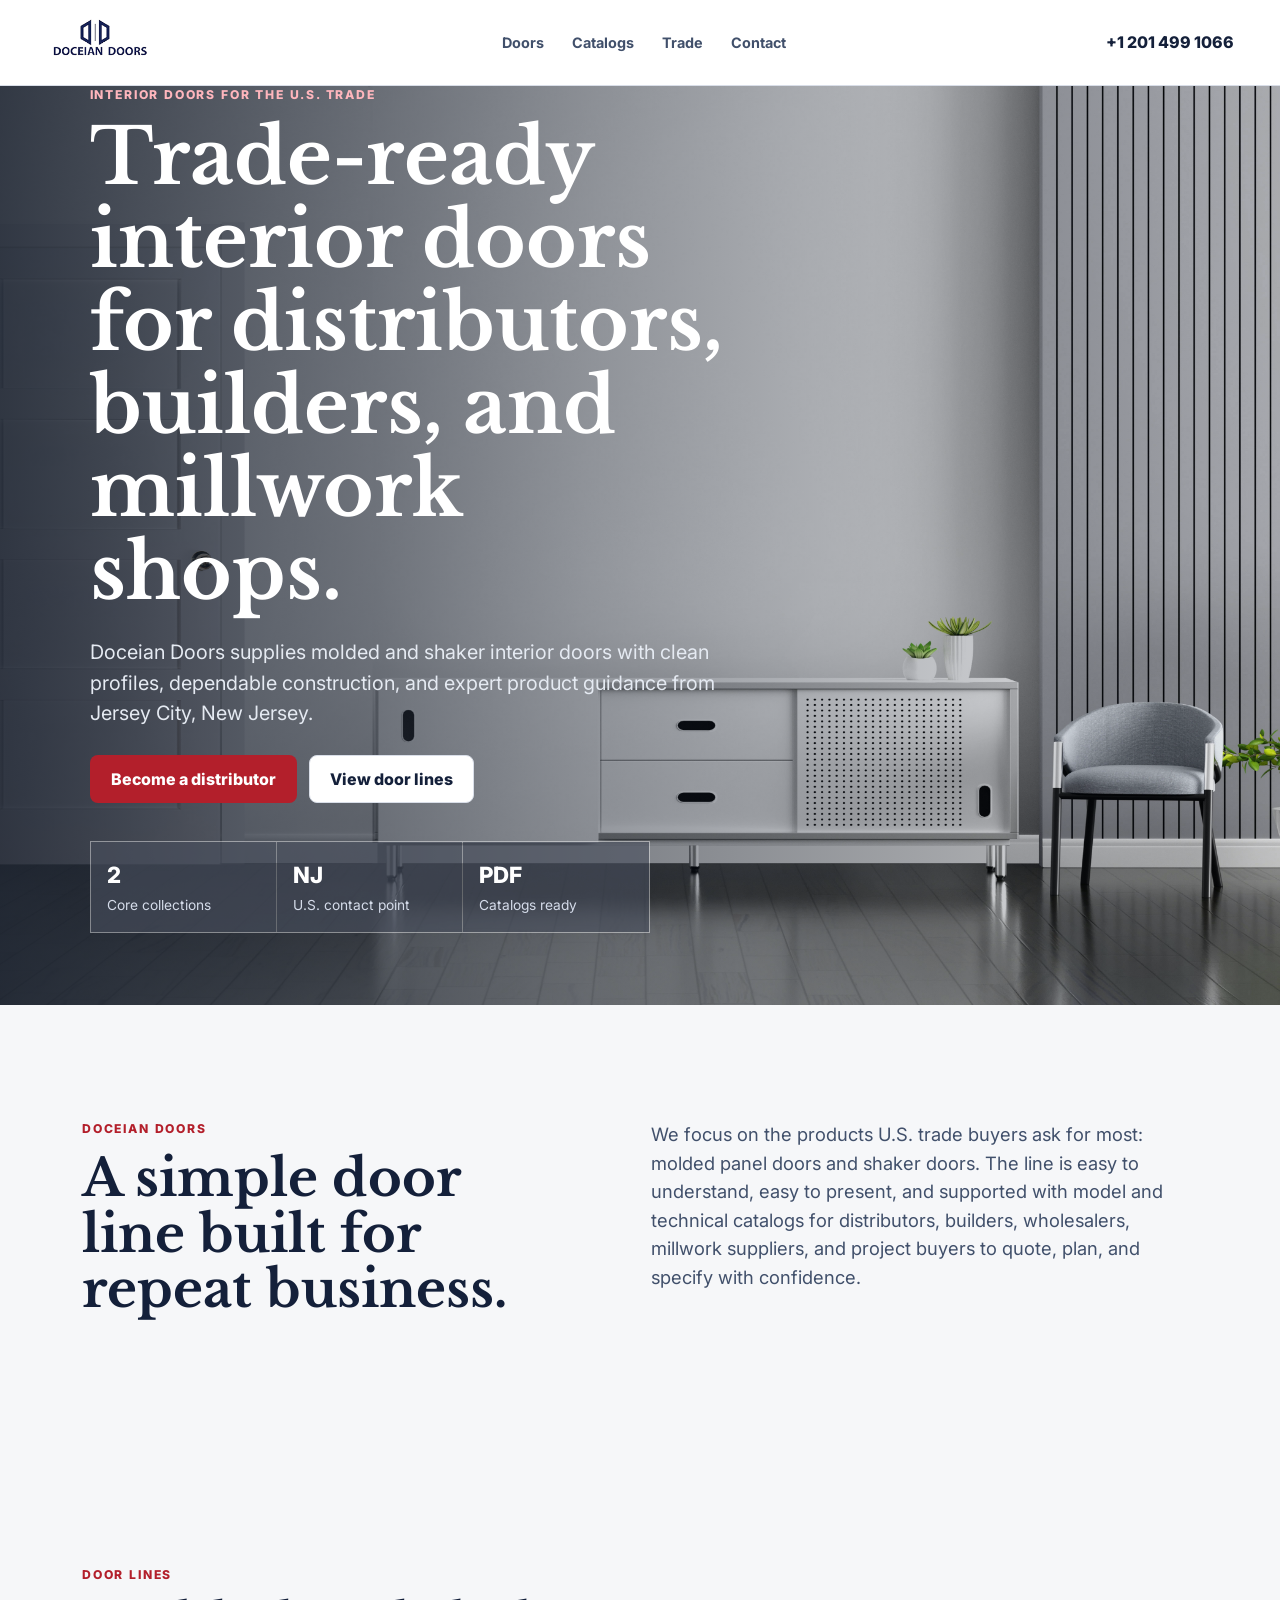
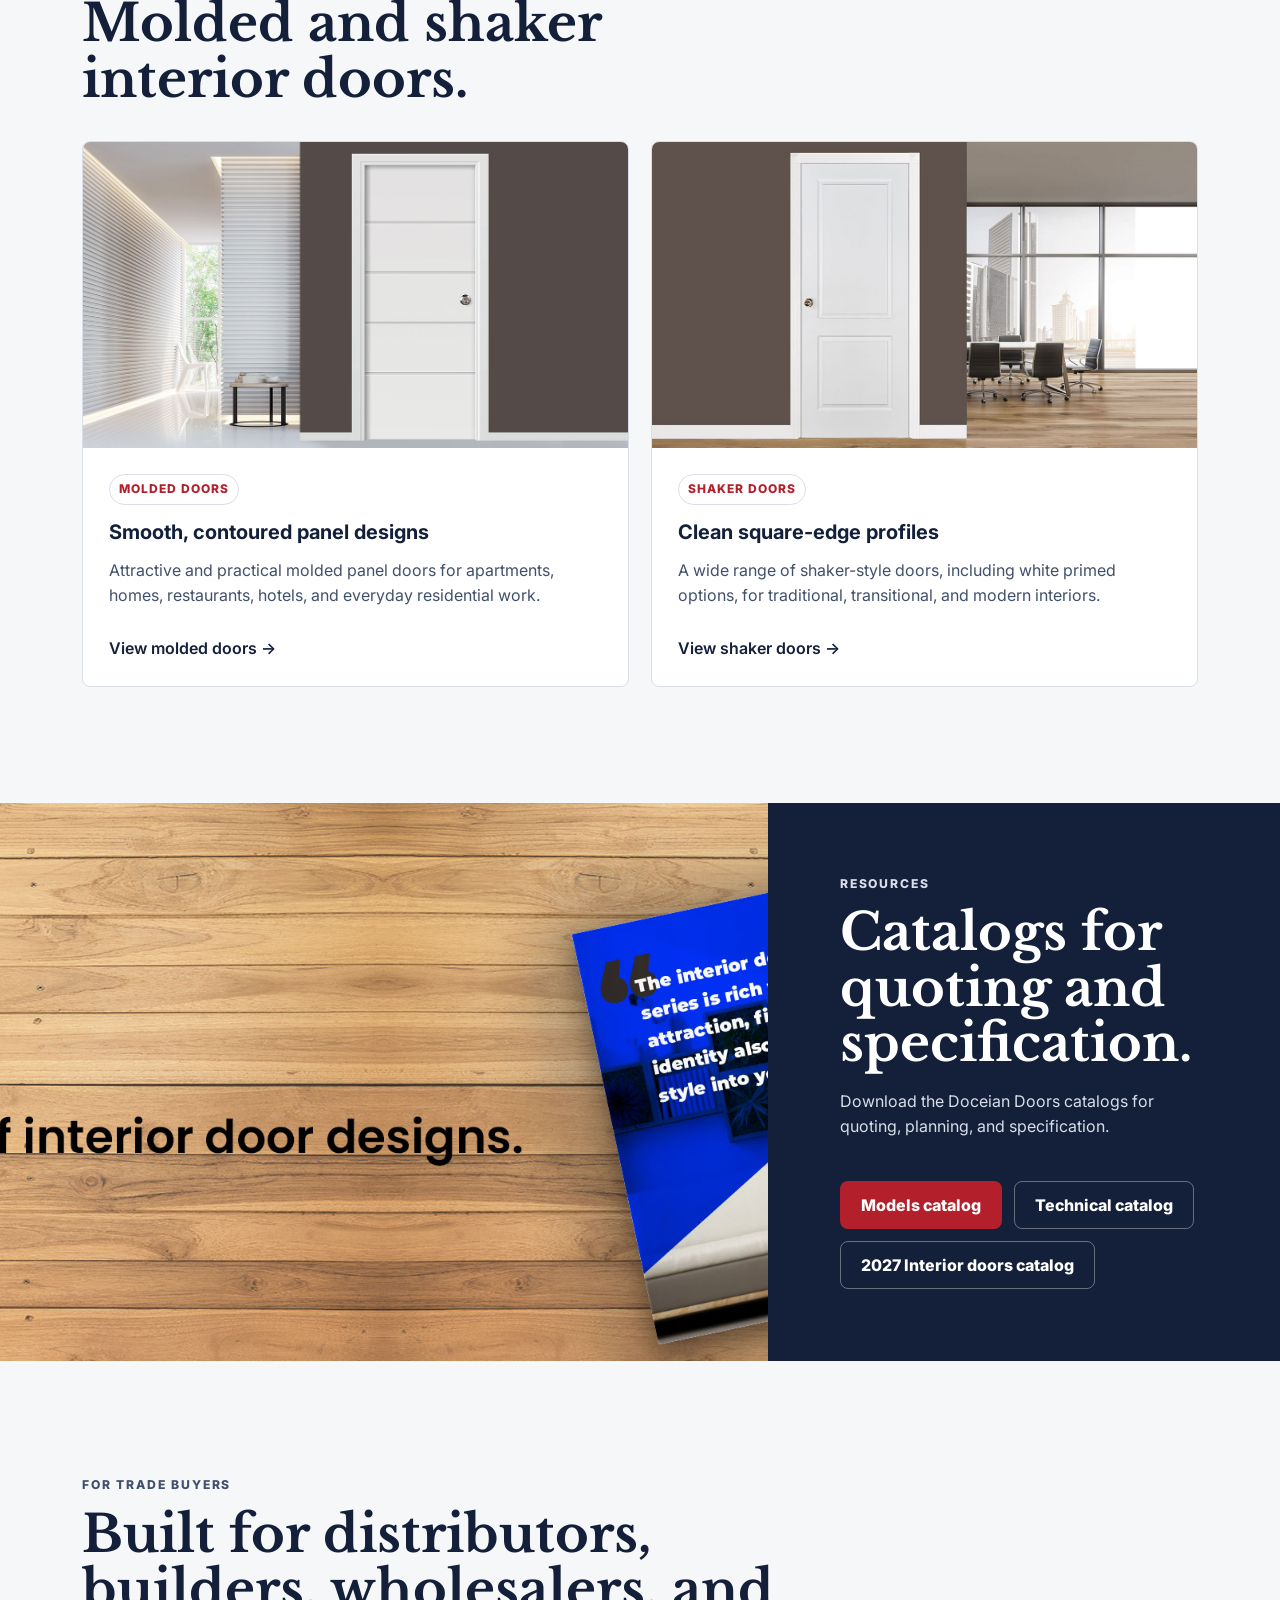
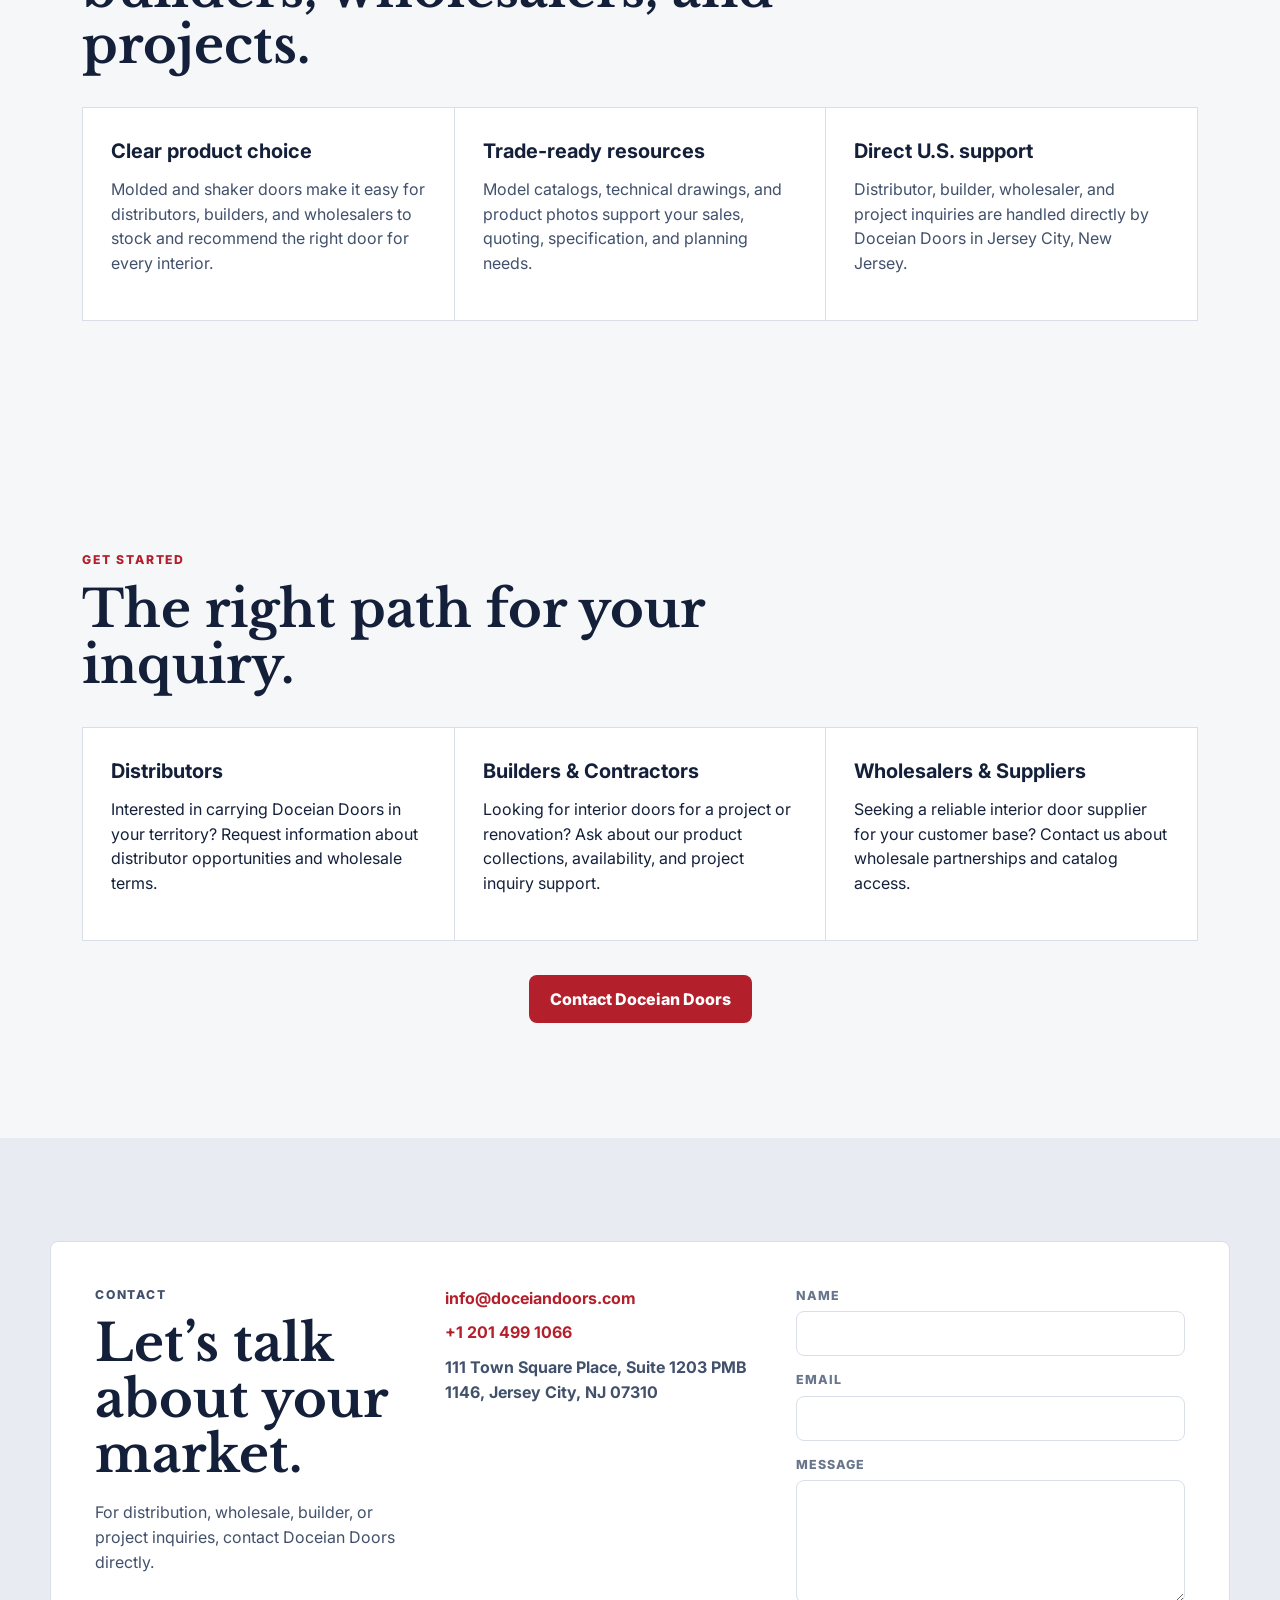
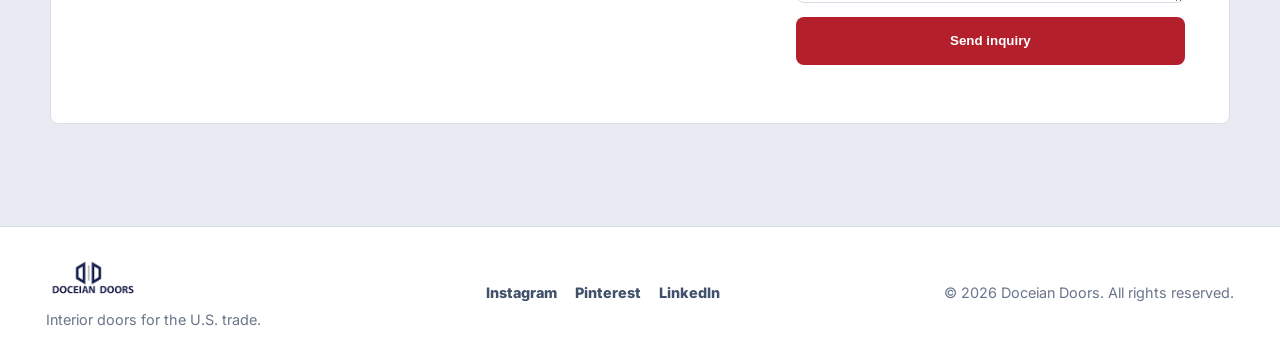
<file: index.html>
<!DOCTYPE html>
<html lang="en">
<head>
<meta charset="UTF-8">
<meta name="viewport" content="width=device-width, initial-scale=1.0">
<title>Doceian Doors | Interior Doors for the U.S. Trade</title>
<meta name="description" content="Doceian Doors supplies molded and shaker interior doors for distributors, builders, remodelers, and millwork shops across the United States. Based in Jersey City, New Jersey.">
<meta property="og:title" content="Doceian Doors">
<meta property="og:description" content="Molded and shaker interior doors for the U.S. trade. Distributor inquiries welcome.">
<meta property="og:type" content="website">
<meta property="og:site_name" content="Doceian Doors">
<meta property="og:url" content="https://doceiandoors.com/">
<meta property="og:image" content="https://doceiandoors.com/assets/images/slider-otto-3.jpg">
<meta name="twitter:card" content="summary_large_image">
<meta name="twitter:title" content="Doceian Doors | Interior Doors for the U.S. Trade">
<meta name="twitter:description" content="Doceian Doors supplies molded and shaker interior doors for distributors, builders, remodelers, and millwork shops across the United States.">
<meta name="twitter:image" content="https://doceiandoors.com/assets/images/slider-otto-3.jpg">
<link rel="canonical" href="https://doceiandoors.com/">
<script type="application/ld+json">
{
  "@context": "https://schema.org",
  "@type": "Organization",
  "name": "Doceian Doors",
  "url": "https://doceiandoors.com/",
  "logo": "https://doceiandoors.com/assets/images/logo.png"
}
</script>
<script type="application/ld+json">
{
  "@context": "https://schema.org",
  "@type": "WebSite",
  "name": "Doceian Doors",
  "url": "https://doceiandoors.com/"
}
</script>
<script type="application/ld+json">
{
  "@context": "https://schema.org",
  "@type": "WebPage",
  "name": "Doceian Doors | Interior Doors for the U.S. Trade",
  "url": "https://doceiandoors.com/",
  "description": "Doceian Doors supplies molded and shaker interior doors for distributors, builders, remodelers, and millwork shops across the United States. Based in Jersey City, New Jersey.",
  "isPartOf": {
    "@type": "WebSite",
    "name": "Doceian Doors",
    "url": "https://doceiandoors.com/"
  }
}
</script>
<link rel="preconnect" href="https://fonts.googleapis.com">
<link rel="preconnect" href="https://fonts.gstatic.com" crossorigin>
<link href="https://fonts.googleapis.com/css2?family=Inter:wght@400;500;600;700;800&family=Libre+Baskerville:wght@400;700&display=swap" rel="stylesheet">
<link rel="stylesheet" href="styles.css">
<!-- Google tag (gtag.js) -->
<script async src="https://www.googletagmanager.com/gtag/js?id=G-R6RFJJQ7WE"></script>
<script>
  window.dataLayer = window.dataLayer || [];
  function gtag(){dataLayer.push(arguments);}
  gtag('js', new Date());

  gtag('config', 'G-R6RFJJQ7WE');
</script>
</head>
<body>
<a class="skip-link" href="#top">Skip to main content</a>
<header class="site-header">
  <a class="brand" href="#top" aria-label="Doceian Doors home">
    <img src="assets/images/logo.png" alt="Doceian Doors">
  </a>
  <nav class="nav" id="nav" aria-label="Primary navigation">
    <a href="/interior-doors">Doors</a>
    <a href="#catalogs">Catalogs</a>
    <a href="#trade">Trade</a>
    <a href="/contact">Contact</a>
  </nav>
  <a class="header-phone" href="tel:+12014991066">+1 201 499 1066</a>
  <button class="menu-button" id="menuButton" type="button" aria-label="Open menu" aria-expanded="false" aria-controls="nav">
    <span></span><span></span><span></span>
  </button>
</header>

<main id="top">
  <section class="hero">
    <div class="hero-media" aria-hidden="true">
      <img src="assets/images/slider-otto-3.jpg" alt="">
    </div>
    <div class="hero-copy">
      <p class="eyebrow">Interior doors for the U.S. trade</p>
      <h1>Trade-ready interior doors for distributors, builders, and millwork shops.</h1>
      <p class="lead">Doceian Doors supplies molded and shaker interior doors with clean profiles, dependable construction, and expert product guidance from Jersey City, New Jersey.</p>
      <div class="actions">
        <a class="button button-primary" href="#contact">Become a distributor</a>
        <a class="button button-secondary" href="#doors">View door lines</a>
      </div>
      <dl class="stats">
        <div><dt>2</dt><dd>Core collections</dd></div>
        <div><dt>NJ</dt><dd>U.S. contact point</dd></div>
        <div><dt>PDF</dt><dd>Catalogs ready</dd></div>
      </dl>
    </div>
  </section>

  <section class="section intro">
    <div>
      <p class="eyebrow">Doceian Doors</p>
      <h2>A simple door line built for repeat business.</h2>
    </div>
    <p>We focus on the products U.S. trade buyers ask for most: molded panel doors and shaker doors. The line is easy to understand, easy to present, and supported with model and technical catalogs for distributors, builders, wholesalers, millwork suppliers, and project buyers to quote, plan, and specify with confidence.</p>
  </section>

  <section class="section door-section" id="doors">
    <div class="section-head">
      <p class="eyebrow">Door lines</p>
      <h2>Molded and shaker interior doors.</h2>
    </div>
    <div class="door-grid">
      <article class="door-card">
        <img src="assets/images/molded-doors.jpg" alt="Doceian molded interior doors">
        <div>
          <p class="tag">Molded doors</p>
          <h3>Smooth, contoured panel designs</h3>
          <p>Attractive and practical molded panel doors for apartments, homes, restaurants, hotels, and everyday residential work.</p>
          <a href="/interior-doors/molded-doors" style="display:inline-block;margin-top:0.75rem;font-weight:600">View molded doors →</a>
        </div>
      </article>
      <article class="door-card">
        <img src="assets/images/shaker-doors.jpg" alt="Doceian shaker interior doors">
        <div>
          <p class="tag">Shaker doors</p>
          <h3>Clean square-edge profiles</h3>
          <p>A wide range of shaker-style doors, including white primed options, for traditional, transitional, and modern interiors.</p>
          <a href="/interior-doors/shaker-doors" style="display:inline-block;margin-top:0.75rem;font-weight:600">View shaker doors →</a>
        </div>
      </article>
    </div>
  </section>

  <section class="catalog-band" id="catalogs">
    <img src="assets/images/catalog-banner.jpg" alt="Doceian Doors catalog preview">
    <div class="catalog-copy">
      <p class="eyebrow">Resources</p>
      <h2>Catalogs for quoting and specification.</h2>
      <p>Download the Doceian Doors catalogs for quoting, planning, and specification.</p>
      <div class="actions">
        <a class="button button-primary" href="assets/catalog/Doceian-Doors-Models-Catalogue.pdf" target="_blank" rel="noopener">Models catalog</a>
        <a class="button button-secondary" href="assets/catalog/Doceian-Doors-Technical-Drawing-Catalogue.pdf" target="_blank" rel="noopener">Technical catalog</a>
        <a class="button button-secondary" href="assets/catalog/Interior-Doors-Catalog-2027.pdf" target="_blank" rel="noopener">2027 Interior doors catalog</a>
      </div>
    </div>
  </section>

  <section class="section trade" id="trade">
    <div class="section-head">
      <p class="eyebrow">For trade buyers</p>
      <h2>Built for distributors, builders, wholesalers, and projects.</h2>
    </div>
    <div class="trade-grid">
      <div>
        <h3>Clear product choice</h3>
        <p>Molded and shaker doors make it easy for distributors, builders, and wholesalers to stock and recommend the right door for every interior.</p>
      </div>
      <div>
        <h3>Trade-ready resources</h3>
        <p>Model catalogs, technical drawings, and product photos support your sales, quoting, specification, and planning needs.</p>
      </div>
      <div>
        <h3>Direct U.S. support</h3>
        <p>Distributor, builder, wholesaler, and project inquiries are handled directly by Doceian Doors in Jersey City, New Jersey.</p>
      </div>
    </div>
  </section>

  <section class="section" style="background:var(--paper)">
    <div class="section-head">
      <p class="eyebrow">Get started</p>
      <h2>The right path for your inquiry.</h2>
    </div>
    <div class="trade-grid">
      <div>
        <h3>Distributors</h3>
        <p>Interested in carrying Doceian Doors in your territory? Request information about distributor opportunities and wholesale terms.</p>
      </div>
      <div>
        <h3>Builders &amp; Contractors</h3>
        <p>Looking for interior doors for a project or renovation? Ask about our product collections, availability, and project inquiry support.</p>
      </div>
      <div>
        <h3>Wholesalers &amp; Suppliers</h3>
        <p>Seeking a reliable interior door supplier for your customer base? Contact us about wholesale partnerships and catalog access.</p>
      </div>
    </div>
    <div class="actions" style="justify-content:center;margin-top:34px">
      <a class="button button-primary" href="#contact">Contact Doceian Doors</a>
    </div>
  </section>

  <section class="contact" id="contact">
    <div class="contact-panel">
      <div>
        <p class="eyebrow">Contact</p>
        <h2>Let’s talk about your market.</h2>
        <p>For distribution, wholesale, builder, or project inquiries, contact Doceian Doors directly.</p>
      </div>
      <div class="contact-list">
        <a href="mailto:info@doceiandoors.com">info@doceiandoors.com</a>
        <a href="tel:+12014991066">+1 201 499 1066</a>
        <span>111 Town Square Place, Suite 1203 PMB 1146, Jersey City, NJ 07310</span>
      </div>
      <form class="contact-form" id="contactForm" action="https://formspree.io/f/xpqgldgr" method="post">
        <label>
          <span>Name</span>
          <input name="name" autocomplete="name" required>
        </label>
        <label>
          <span>Email</span>
          <input type="email" name="email" autocomplete="email" required>
        </label>
        <label>
          <span>Message</span>
          <textarea name="message" rows="5" required></textarea>
        </label>
        <button class="button button-primary" type="button" id="contactSubmitBtn">Send inquiry</button>
        <p id="formStatus"></p>
      </form>
    </div>
  </section>
</main>

<footer class="site-footer">
  <div>
    <img src="assets/images/logo.png" alt="Doceian Doors">
    <p>Interior doors for the U.S. trade.</p>
  </div>
  <div class="footer-links">
    <a href="https://www.instagram.com/doceiandoors" target="_blank" rel="noopener">Instagram</a>
    <a href="https://www.pinterest.com/doceiandoors" target="_blank" rel="noopener">Pinterest</a>
    <a href="https://www.linkedin.com/company/doceiandoors" target="_blank" rel="noopener">LinkedIn</a>
  </div>
  <p>© <span id="year">2026</span> Doceian Doors. All rights reserved.</p>
</footer>

<script src="main.js?v=20260701-formfix"></script>
</body>
</html>
</file>
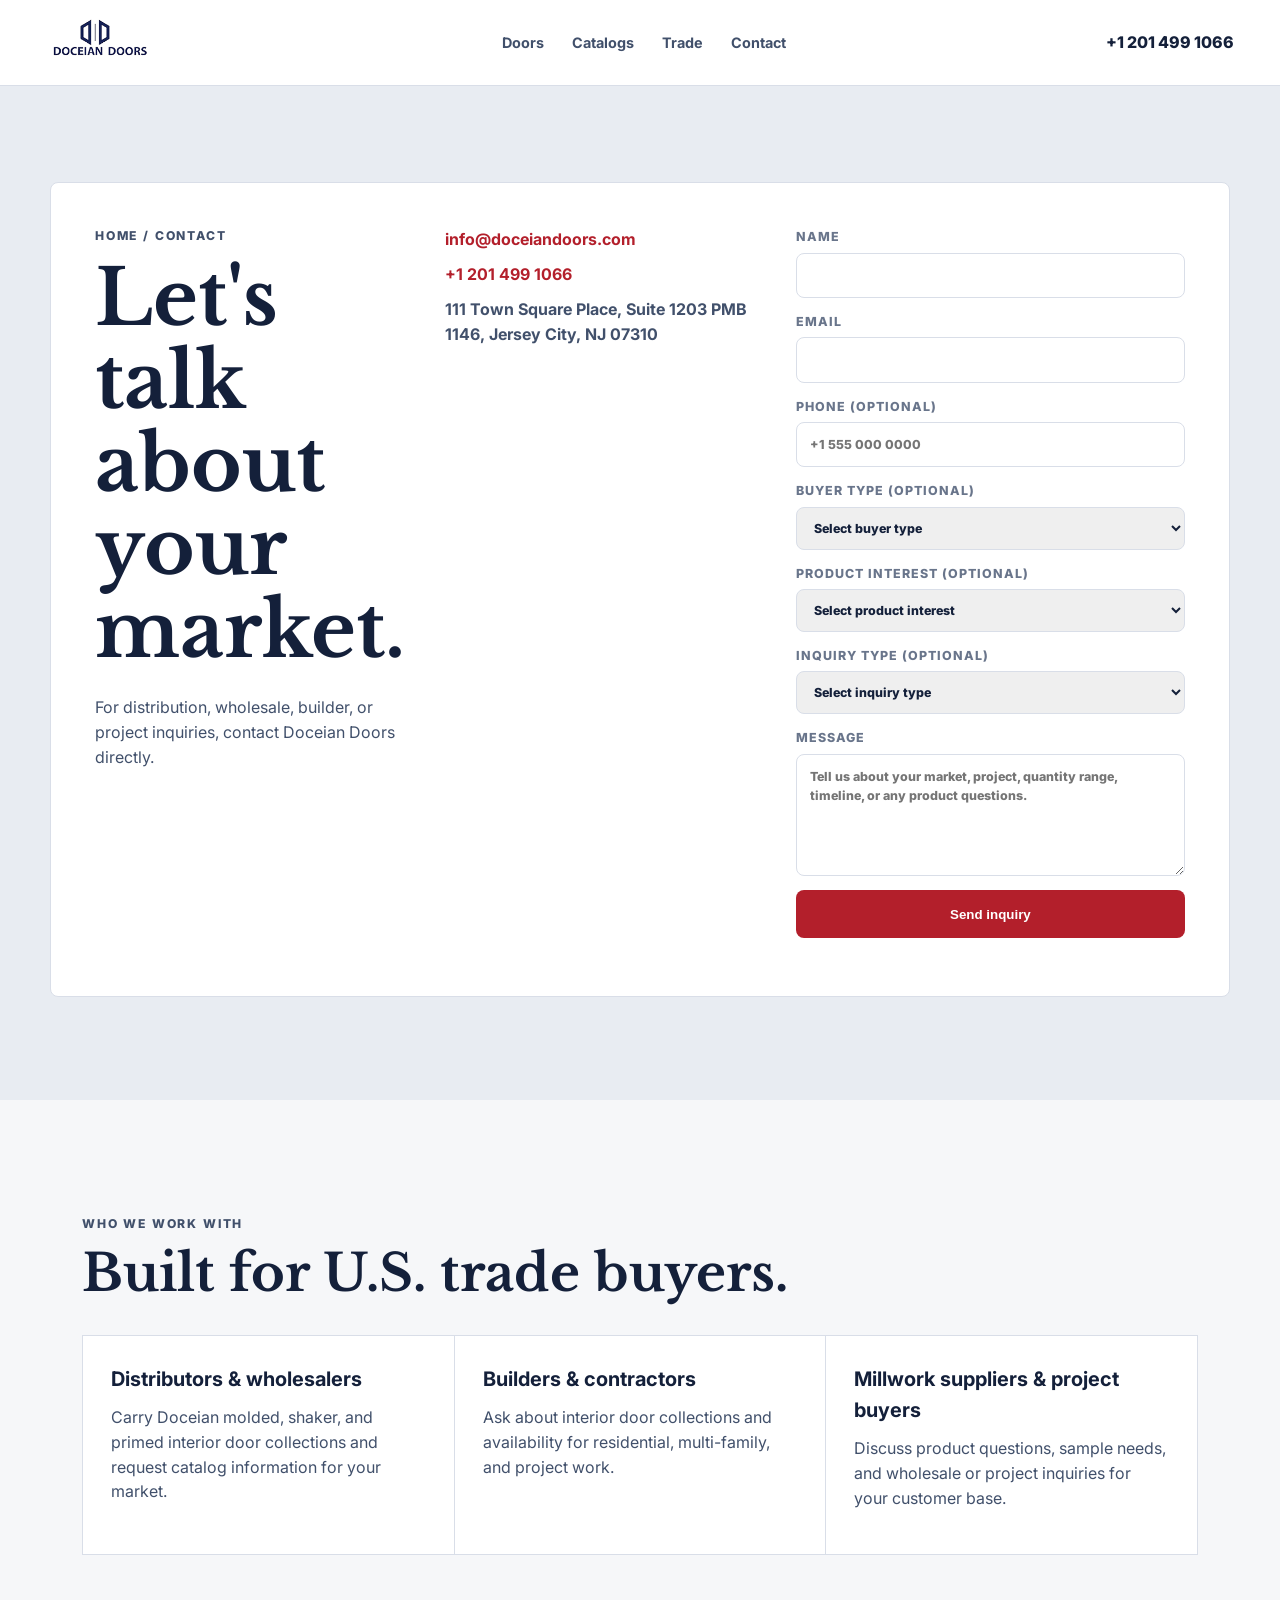
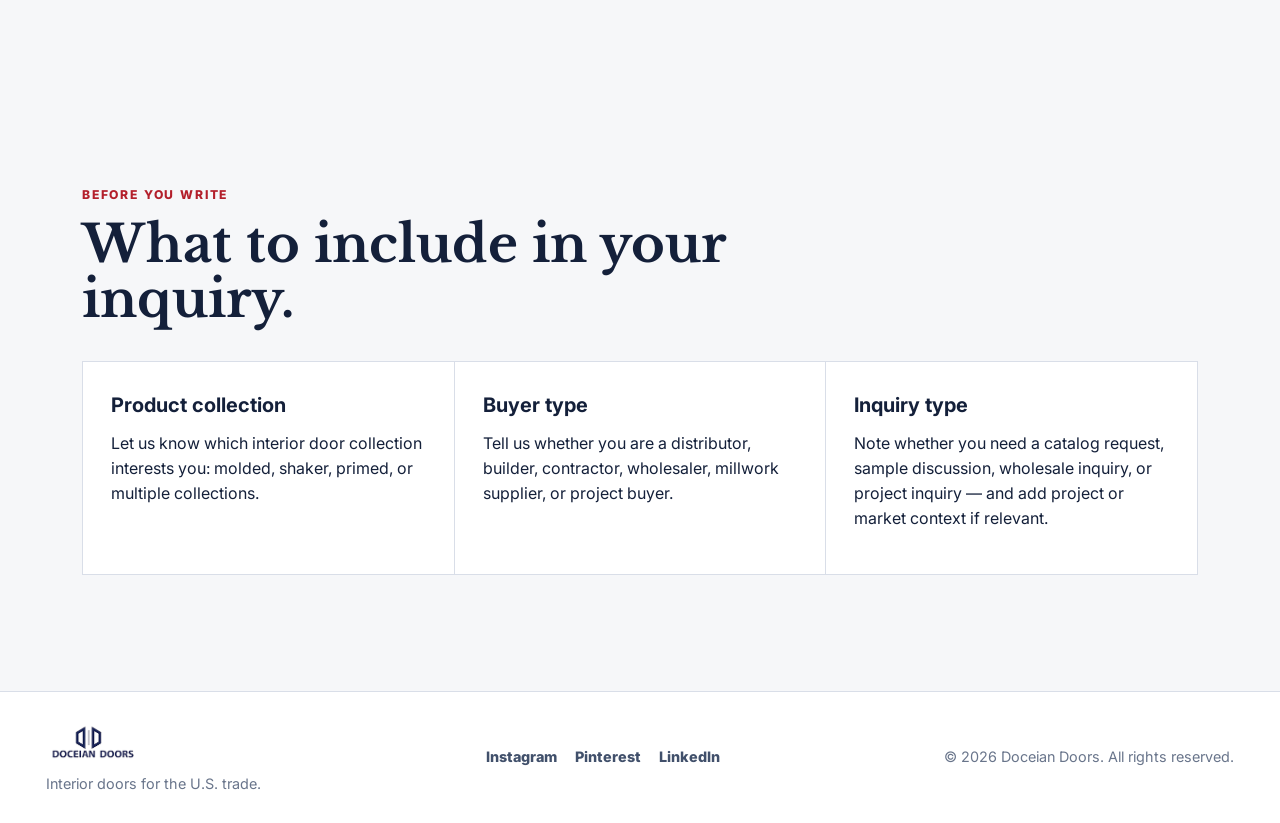
<file: contact/index.html>
<!DOCTYPE html>
<html lang="en">
<head>
<meta charset="UTF-8">
<meta name="viewport" content="width=device-width, initial-scale=1.0">
<title>Contact | Doceian Doors</title>
<meta name="description" content="Contact Doceian Doors for distribution, wholesale, builder, or project inquiries. Based in Jersey City, New Jersey.">
<meta property="og:title" content="Contact | Doceian Doors">
<meta property="og:description" content="Get in touch with Doceian Doors for distributor and trade inquiries.">
<meta property="og:type" content="website">
<meta property="og:site_name" content="Doceian Doors">
<meta property="og:url" content="https://doceiandoors.com/contact">
<meta property="og:image" content="https://doceiandoors.com/assets/images/slider-otto-3.jpg">
<meta name="twitter:card" content="summary_large_image">
<meta name="twitter:title" content="Contact Doceian Doors | U.S. Interior Door Inquiries">
<meta name="twitter:description" content="Contact Doceian Doors for wholesale, distribution, builder, and project inquiries for interior doors in the U.S. market.">
<meta name="twitter:image" content="https://doceiandoors.com/assets/images/slider-otto-3.jpg">
<link rel="canonical" href="https://doceiandoors.com/contact">
<script type="application/ld+json">
{
  "@context": "https://schema.org",
  "@type": "ContactPage",
  "name": "Contact | Doceian Doors",
  "url": "https://doceiandoors.com/contact",
  "description": "Contact Doceian Doors for distribution, wholesale, builder, or project inquiries. Based in Jersey City, New Jersey.",
  "isPartOf": {
    "@type": "WebSite",
    "name": "Doceian Doors",
    "url": "https://doceiandoors.com/"
  }
}
</script>
<script type="application/ld+json">
{
  "@context": "https://schema.org",
  "@type": "BreadcrumbList",
  "itemListElement": [
    {
      "@type": "ListItem",
      "position": 1,
      "name": "Home",
      "item": "https://doceiandoors.com/"
    },
    {
      "@type": "ListItem",
      "position": 2,
      "name": "Contact",
      "item": "https://doceiandoors.com/contact"
    }
  ]
}
</script>
<link rel="preconnect" href="https://fonts.googleapis.com">
<link rel="preconnect" href="https://fonts.gstatic.com" crossorigin>
<link href="https://fonts.googleapis.com/css2?family=Inter:wght@400;500;600;700;800&family=Libre+Baskerville:wght@400;700&display=swap" rel="stylesheet">
<link rel="stylesheet" href="/styles.css">
<!-- Google tag (gtag.js) -->
<script async src="https://www.googletagmanager.com/gtag/js?id=G-R6RFJJQ7WE"></script>
<script>
  window.dataLayer = window.dataLayer || [];
  function gtag(){dataLayer.push(arguments);}
  gtag('js', new Date());

  gtag('config', 'G-R6RFJJQ7WE');
</script>
</head>
<body>
<a class="skip-link" href="#top">Skip to main content</a>
<header class="site-header">
  <a class="brand" href="/" aria-label="Doceian Doors home">
    <img src="/assets/images/logo.png" alt="Doceian Doors">
  </a>
  <nav class="nav" id="nav" aria-label="Primary navigation">
    <a href="/interior-doors">Doors</a>
    <a href="/#catalogs">Catalogs</a>
    <a href="/#trade">Trade</a>
    <a href="/contact">Contact</a>
  </nav>
  <a class="header-phone" href="tel:+12014991066">+1 201 499 1066</a>
  <button class="menu-button" id="menuButton" type="button" aria-label="Open menu" aria-expanded="false" aria-controls="nav">
    <span></span><span></span><span></span>
  </button>
</header>

<main id="top">
  <section class="contact" style="padding-top:6rem">
    <div class="contact-panel">
      <div>
        <p class="eyebrow"><a href="/">Home</a> / Contact</p>
        <h1>Let's talk about your market.</h1>
        <p>For distribution, wholesale, builder, or project inquiries, contact Doceian Doors directly.</p>
      </div>
      <div class="contact-list">
        <a href="mailto:info@doceiandoors.com">info@doceiandoors.com</a>
        <a href="tel:+12014991066">+1 201 499 1066</a>
        <span>111 Town Square Place, Suite 1203 PMB 1146, Jersey City, NJ 07310</span>
      </div>
      <form class="contact-form" id="contactForm" action="https://formspree.io/f/xpqgldgr" method="post">
        <label>
          <span>Name</span>
          <input name="name" autocomplete="name" required>
        </label>
        <label>
          <span>Email</span>
          <input type="email" name="email" autocomplete="email" required>
        </label>
        <label>
          <span>Phone (optional)</span>
          <input type="tel" name="phone" autocomplete="tel" placeholder="+1 555 000 0000">
        </label>
        <label>
          <span>Buyer type (optional)</span>
          <select name="buyer_type">
            <option value="">Select buyer type</option>
            <option value="distributor">Distributor</option>
            <option value="builder">Builder</option>
            <option value="contractor">Contractor</option>
            <option value="wholesaler">Wholesaler</option>
            <option value="millwork_supplier">Millwork supplier</option>
            <option value="project_buyer">Project buyer</option>
            <option value="other">Other</option>
          </select>
        </label>
        <label>
          <span>Product interest (optional)</span>
          <select name="product_interest">
            <option value="">Select product interest</option>
            <option value="molded_interior_doors">Molded interior doors</option>
            <option value="shaker_interior_doors">Shaker interior doors</option>
            <option value="primed_interior_doors">Primed interior doors</option>
            <option value="multiple_collections">Multiple collections</option>
            <option value="not_sure">Not sure yet</option>
          </select>
        </label>
        <label>
          <span>Inquiry type (optional)</span>
          <select name="inquiry_type">
            <option value="">Select inquiry type</option>
            <option value="catalog_request">Catalog request</option>
            <option value="sample_discussion">Sample discussion</option>
            <option value="wholesale_inquiry">Wholesale inquiry</option>
            <option value="project_inquiry">Project inquiry</option>
            <option value="general_product_question">General product question</option>
          </select>
        </label>
        <label>
          <span>Message</span>
          <textarea name="message" rows="5" required placeholder="Tell us about your market, project, quantity range, timeline, or any product questions."></textarea>
        </label>
        <button class="button button-primary" type="button" id="contactSubmitBtn">Send inquiry</button>
        <p id="formStatus"></p>
      </form>
    </div>
  </section>

  <section class="section trade">
    <div class="section-head">
      <p class="eyebrow">Who we work with</p>
      <h2>Built for U.S. trade buyers.</h2>
    </div>
    <div class="trade-grid">
      <div>
        <h3>Distributors &amp; wholesalers</h3>
        <p>Carry Doceian molded, shaker, and primed interior door collections and request catalog information for your market.</p>
      </div>
      <div>
        <h3>Builders &amp; contractors</h3>
        <p>Ask about interior door collections and availability for residential, multi-family, and project work.</p>
      </div>
      <div>
        <h3>Millwork suppliers &amp; project buyers</h3>
        <p>Discuss product questions, sample needs, and wholesale or project inquiries for your customer base.</p>
      </div>
    </div>
  </section>

  <section class="section">
    <div class="section-head">
      <p class="eyebrow">Before you write</p>
      <h2>What to include in your inquiry.</h2>
    </div>
    <div class="trade-grid">
      <div>
        <h3>Product collection</h3>
        <p>Let us know which interior door collection interests you: molded, shaker, primed, or multiple collections.</p>
      </div>
      <div>
        <h3>Buyer type</h3>
        <p>Tell us whether you are a distributor, builder, contractor, wholesaler, millwork supplier, or project buyer.</p>
      </div>
      <div>
        <h3>Inquiry type</h3>
        <p>Note whether you need a catalog request, sample discussion, wholesale inquiry, or project inquiry — and add project or market context if relevant.</p>
      </div>
    </div>
  </section>
</main>

<footer class="site-footer">
  <div>
    <img src="/assets/images/logo.png" alt="Doceian Doors">
    <p>Interior doors for the U.S. trade.</p>
  </div>
  <div class="footer-links">
    <a href="https://www.instagram.com/doceiandoors" target="_blank" rel="noopener">Instagram</a>
    <a href="https://www.pinterest.com/doceiandoors" target="_blank" rel="noopener">Pinterest</a>
    <a href="https://www.linkedin.com/company/doceiandoors" target="_blank" rel="noopener">LinkedIn</a>
  </div>
  <p>© <span id="year">2026</span> Doceian Doors. All rights reserved.</p>
</footer>

<script src="/main.js?v=20260701-formfix"></script>
</body>
</html>
</file>
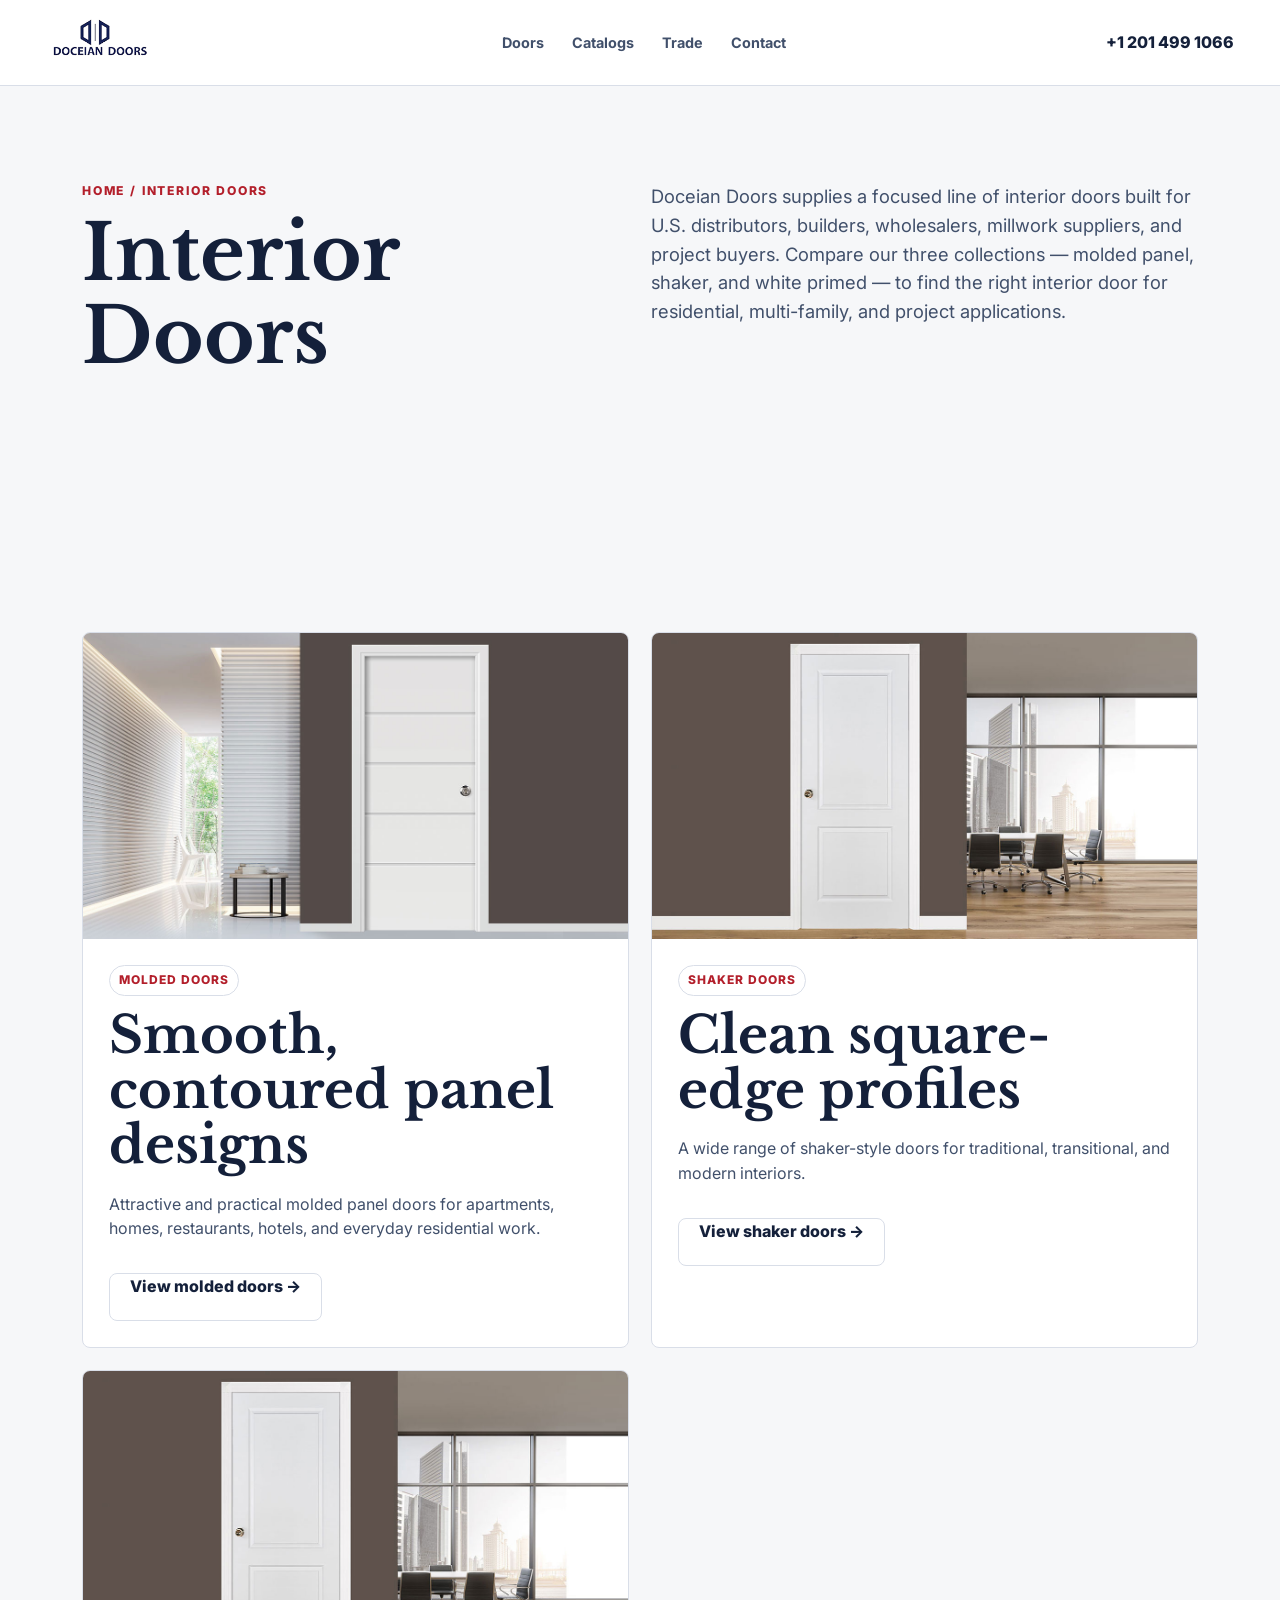
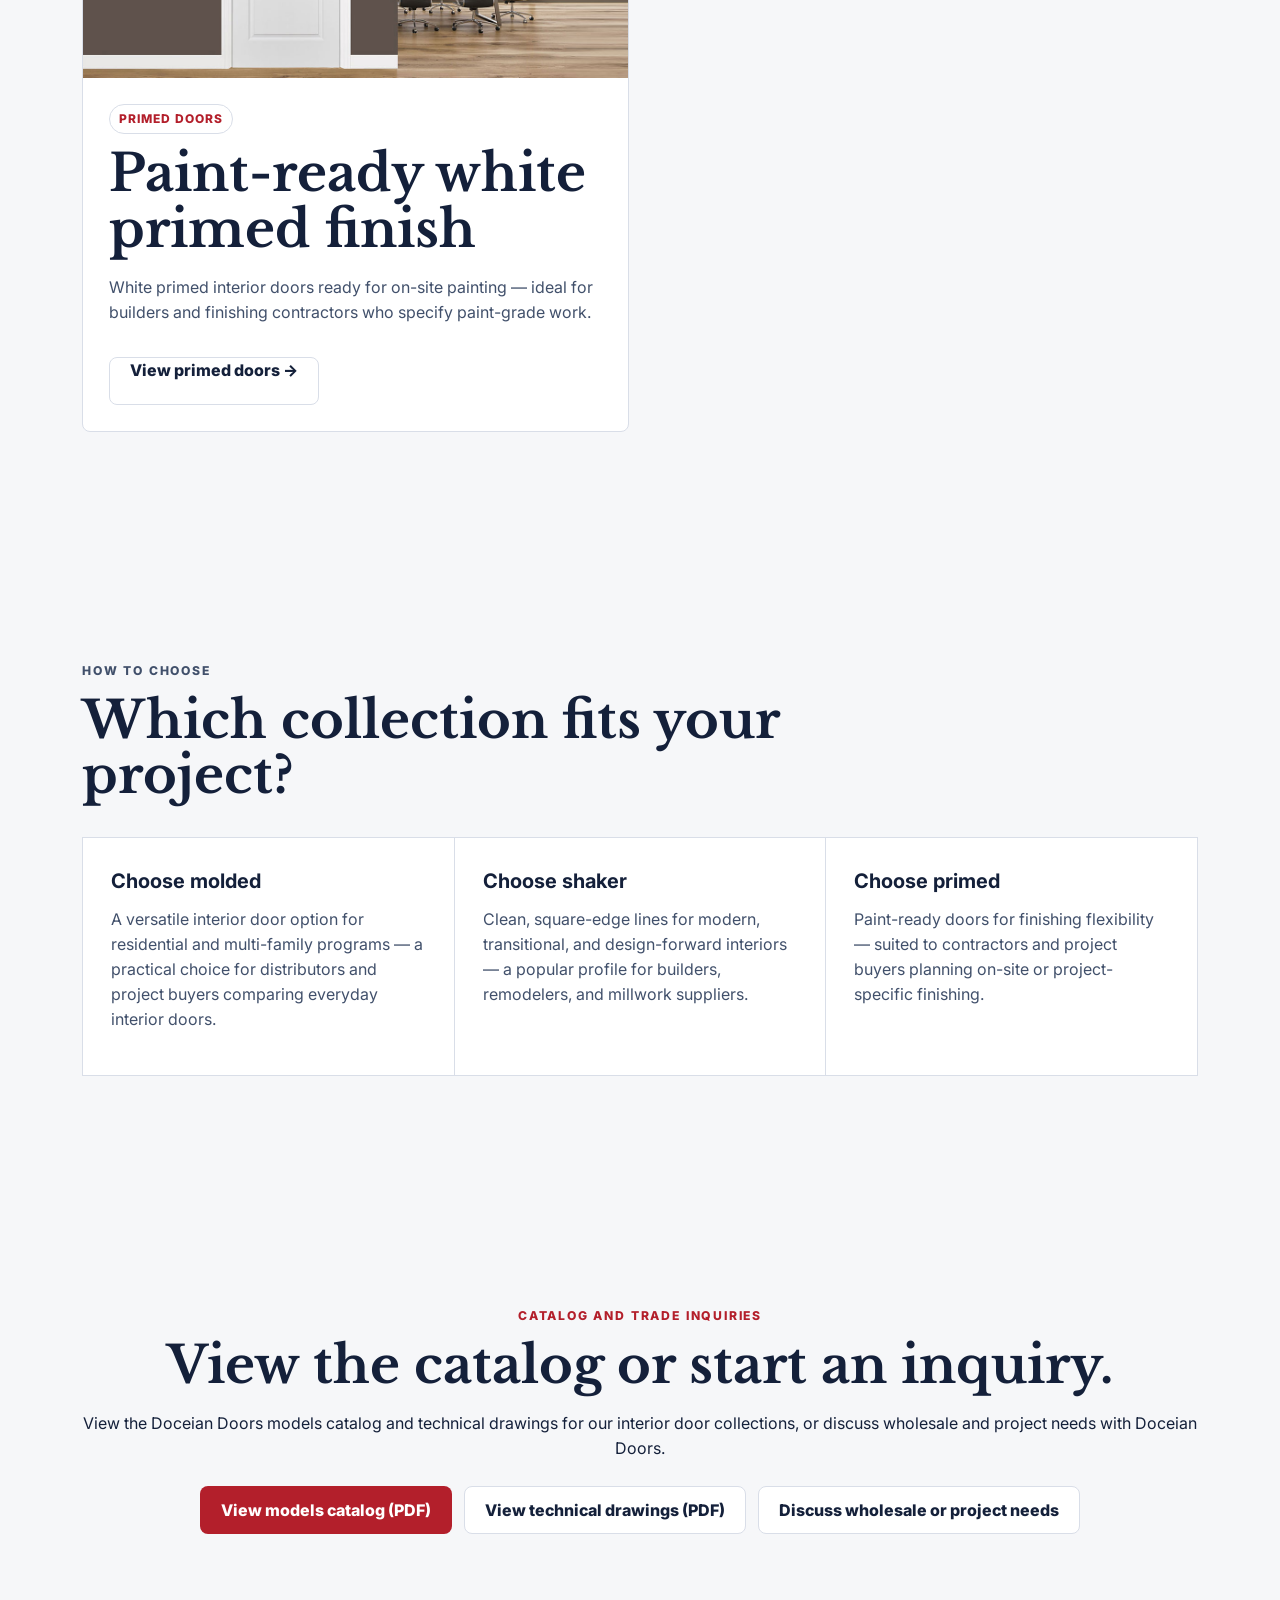
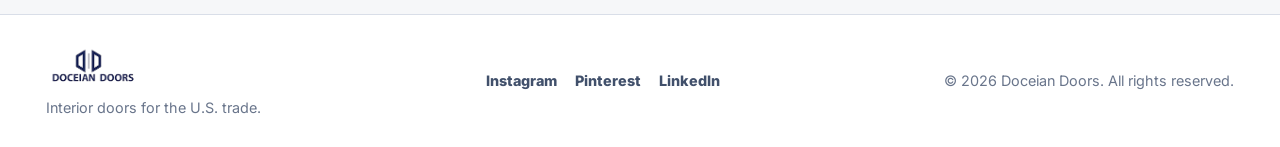
<file: interior-doors/index.html>
<!DOCTYPE html>
<html lang="en">
<head>
<meta charset="UTF-8">
<meta name="viewport" content="width=device-width, initial-scale=1.0">
<title>Interior Doors | Doceian Doors</title>
<meta name="description" content="Doceian Doors interior door collections: molded panel doors, shaker doors, and primed doors for U.S. distributors, builders, and millwork shops.">
<meta property="og:title" content="Interior Doors | Doceian Doors">
<meta property="og:description" content="Molded, shaker, and primed interior doors for the U.S. trade.">
<meta property="og:type" content="website">
<meta property="og:site_name" content="Doceian Doors">
<meta property="og:url" content="https://doceiandoors.com/interior-doors">
<meta property="og:image" content="https://doceiandoors.com/assets/images/slider-otto-3.jpg">
<meta name="twitter:card" content="summary_large_image">
<meta name="twitter:title" content="Interior Doors | Doceian Doors">
<meta name="twitter:description" content="Explore Doceian interior door options for U.S. trade buyers, including molded, shaker, and primed interior doors.">
<meta name="twitter:image" content="https://doceiandoors.com/assets/images/slider-otto-3.jpg">
<link rel="canonical" href="https://doceiandoors.com/interior-doors">
<script type="application/ld+json">
{
  "@context": "https://schema.org",
  "@type": "CollectionPage",
  "name": "Interior Doors | Doceian Doors",
  "url": "https://doceiandoors.com/interior-doors",
  "description": "Doceian Doors interior door collections: molded panel doors, shaker doors, and primed doors for U.S. distributors, builders, and millwork shops.",
  "isPartOf": {
    "@type": "WebSite",
    "name": "Doceian Doors",
    "url": "https://doceiandoors.com/"
  }
}
</script>
<script type="application/ld+json">
{
  "@context": "https://schema.org",
  "@type": "BreadcrumbList",
  "itemListElement": [
    {
      "@type": "ListItem",
      "position": 1,
      "name": "Home",
      "item": "https://doceiandoors.com/"
    },
    {
      "@type": "ListItem",
      "position": 2,
      "name": "Interior Doors",
      "item": "https://doceiandoors.com/interior-doors"
    }
  ]
}
</script>
<link rel="preconnect" href="https://fonts.googleapis.com">
<link rel="preconnect" href="https://fonts.gstatic.com" crossorigin>
<link href="https://fonts.googleapis.com/css2?family=Inter:wght@400;500;600;700;800&family=Libre+Baskerville:wght@400;700&display=swap" rel="stylesheet">
<link rel="stylesheet" href="/styles.css">
<!-- Google tag (gtag.js) -->
<script async src="https://www.googletagmanager.com/gtag/js?id=G-R6RFJJQ7WE"></script>
<script>
  window.dataLayer = window.dataLayer || [];
  function gtag(){dataLayer.push(arguments);}
  gtag('js', new Date());

  gtag('config', 'G-R6RFJJQ7WE');
</script>
</head>
<body>
<a class="skip-link" href="#top">Skip to main content</a>
<header class="site-header">
  <a class="brand" href="/" aria-label="Doceian Doors home">
    <img src="/assets/images/logo.png" alt="Doceian Doors">
  </a>
  <nav class="nav" id="nav" aria-label="Primary navigation">
    <a href="/interior-doors">Doors</a>
    <a href="/#catalogs">Catalogs</a>
    <a href="/#trade">Trade</a>
    <a href="/contact">Contact</a>
  </nav>
  <a class="header-phone" href="tel:+12014991066">+1 201 499 1066</a>
  <button class="menu-button" id="menuButton" type="button" aria-label="Open menu" aria-expanded="false" aria-controls="nav">
    <span></span><span></span><span></span>
  </button>
</header>

<main id="top">
  <section class="section intro" style="padding-top:6rem">
    <div>
      <p class="eyebrow"><a href="/">Home</a> / Interior Doors</p>
      <h1>Interior Doors</h1>
    </div>
    <p>Doceian Doors supplies a focused line of interior doors built for U.S. distributors, builders, wholesalers, millwork suppliers, and project buyers. Compare our three collections — molded panel, shaker, and white primed — to find the right interior door for residential, multi-family, and project applications.</p>
  </section>

  <section class="section door-section" id="doors">
    <div class="door-grid">
      <article class="door-card">
        <img src="/assets/images/molded-doors.jpg" alt="Doceian molded interior doors">
        <div>
          <p class="tag">Molded doors</p>
          <h2>Smooth, contoured panel designs</h2>
          <p>Attractive and practical molded panel doors for apartments, homes, restaurants, hotels, and everyday residential work.</p>
          <a class="button button-secondary" href="/interior-doors/molded-doors" style="margin-top:1rem;display:inline-block">View molded doors →</a>
        </div>
      </article>
      <article class="door-card">
        <img src="/assets/images/shaker-doors.jpg" alt="Doceian shaker interior doors">
        <div>
          <p class="tag">Shaker doors</p>
          <h2>Clean square-edge profiles</h2>
          <p>A wide range of shaker-style doors for traditional, transitional, and modern interiors.</p>
          <a class="button button-secondary" href="/interior-doors/shaker-doors" style="margin-top:1rem;display:inline-block">View shaker doors →</a>
        </div>
      </article>
      <article class="door-card">
        <img src="/assets/images/shaker-doors.jpg" alt="Doceian white primed interior doors">
        <div>
          <p class="tag">Primed doors</p>
          <h2>Paint-ready white primed finish</h2>
          <p>White primed interior doors ready for on-site painting — ideal for builders and finishing contractors who specify paint-grade work.</p>
          <a class="button button-secondary" href="/interior-doors/primed-doors" style="margin-top:1rem;display:inline-block">View primed doors →</a>
        </div>
      </article>
    </div>
  </section>

  <section class="section trade">
    <div class="section-head">
      <p class="eyebrow">How to choose</p>
      <h2>Which collection fits your project?</h2>
    </div>
    <div class="trade-grid">
      <div>
        <h3>Choose molded</h3>
        <p>A versatile interior door option for residential and multi-family programs — a practical choice for distributors and project buyers comparing everyday interior doors.</p>
      </div>
      <div>
        <h3>Choose shaker</h3>
        <p>Clean, square-edge lines for modern, transitional, and design-forward interiors — a popular profile for builders, remodelers, and millwork suppliers.</p>
      </div>
      <div>
        <h3>Choose primed</h3>
        <p>Paint-ready doors for finishing flexibility — suited to contractors and project buyers planning on-site or project-specific finishing.</p>
      </div>
    </div>
  </section>

  <section class="section" style="text-align:center;padding-bottom:5rem">
    <p class="eyebrow">Catalog and trade inquiries</p>
    <h2>View the catalog or start an inquiry.</h2>
    <p style="margin-bottom:1.5rem">View the Doceian Doors models catalog and technical drawings for our interior door collections, or discuss wholesale and project needs with Doceian Doors.</p>
    <div class="actions" style="justify-content:center">
      <a class="button button-primary" href="/assets/catalog/Doceian-Doors-Models-Catalogue.pdf" target="_blank" rel="noopener">View models catalog (PDF)</a>
      <a class="button button-secondary" href="/assets/catalog/Doceian-Doors-Technical-Drawing-Catalogue.pdf" target="_blank" rel="noopener">View technical drawings (PDF)</a>
      <a class="button button-secondary" href="/contact">Discuss wholesale or project needs</a>
    </div>
  </section>
</main>

<footer class="site-footer">
  <div>
    <img src="/assets/images/logo.png" alt="Doceian Doors">
    <p>Interior doors for the U.S. trade.</p>
  </div>
  <div class="footer-links">
    <a href="https://www.instagram.com/doceiandoors" target="_blank" rel="noopener">Instagram</a>
    <a href="https://www.pinterest.com/doceiandoors" target="_blank" rel="noopener">Pinterest</a>
    <a href="https://www.linkedin.com/company/doceiandoors" target="_blank" rel="noopener">LinkedIn</a>
  </div>
  <p>© <span id="year">2026</span> Doceian Doors. All rights reserved.</p>
</footer>

<script src="/main.js?v=20260701-formfix"></script>
</body>
</html>
</file>
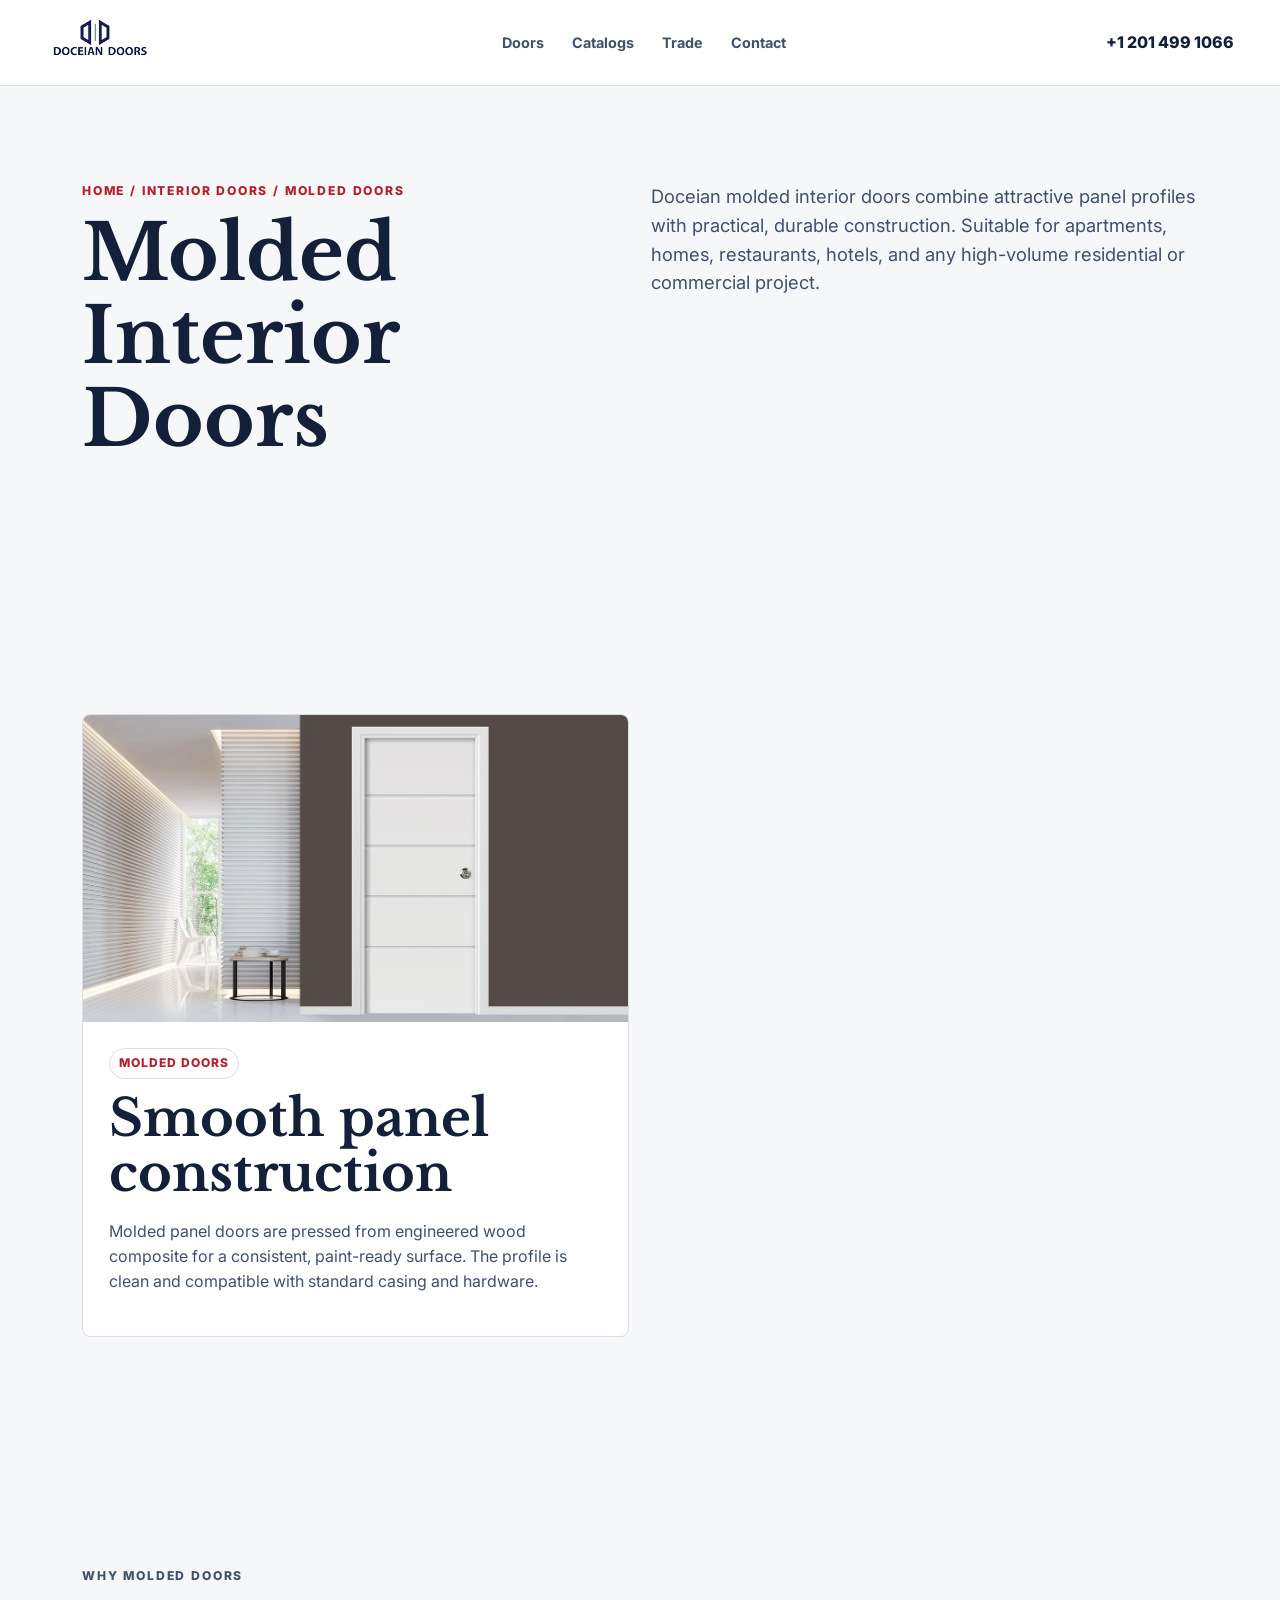
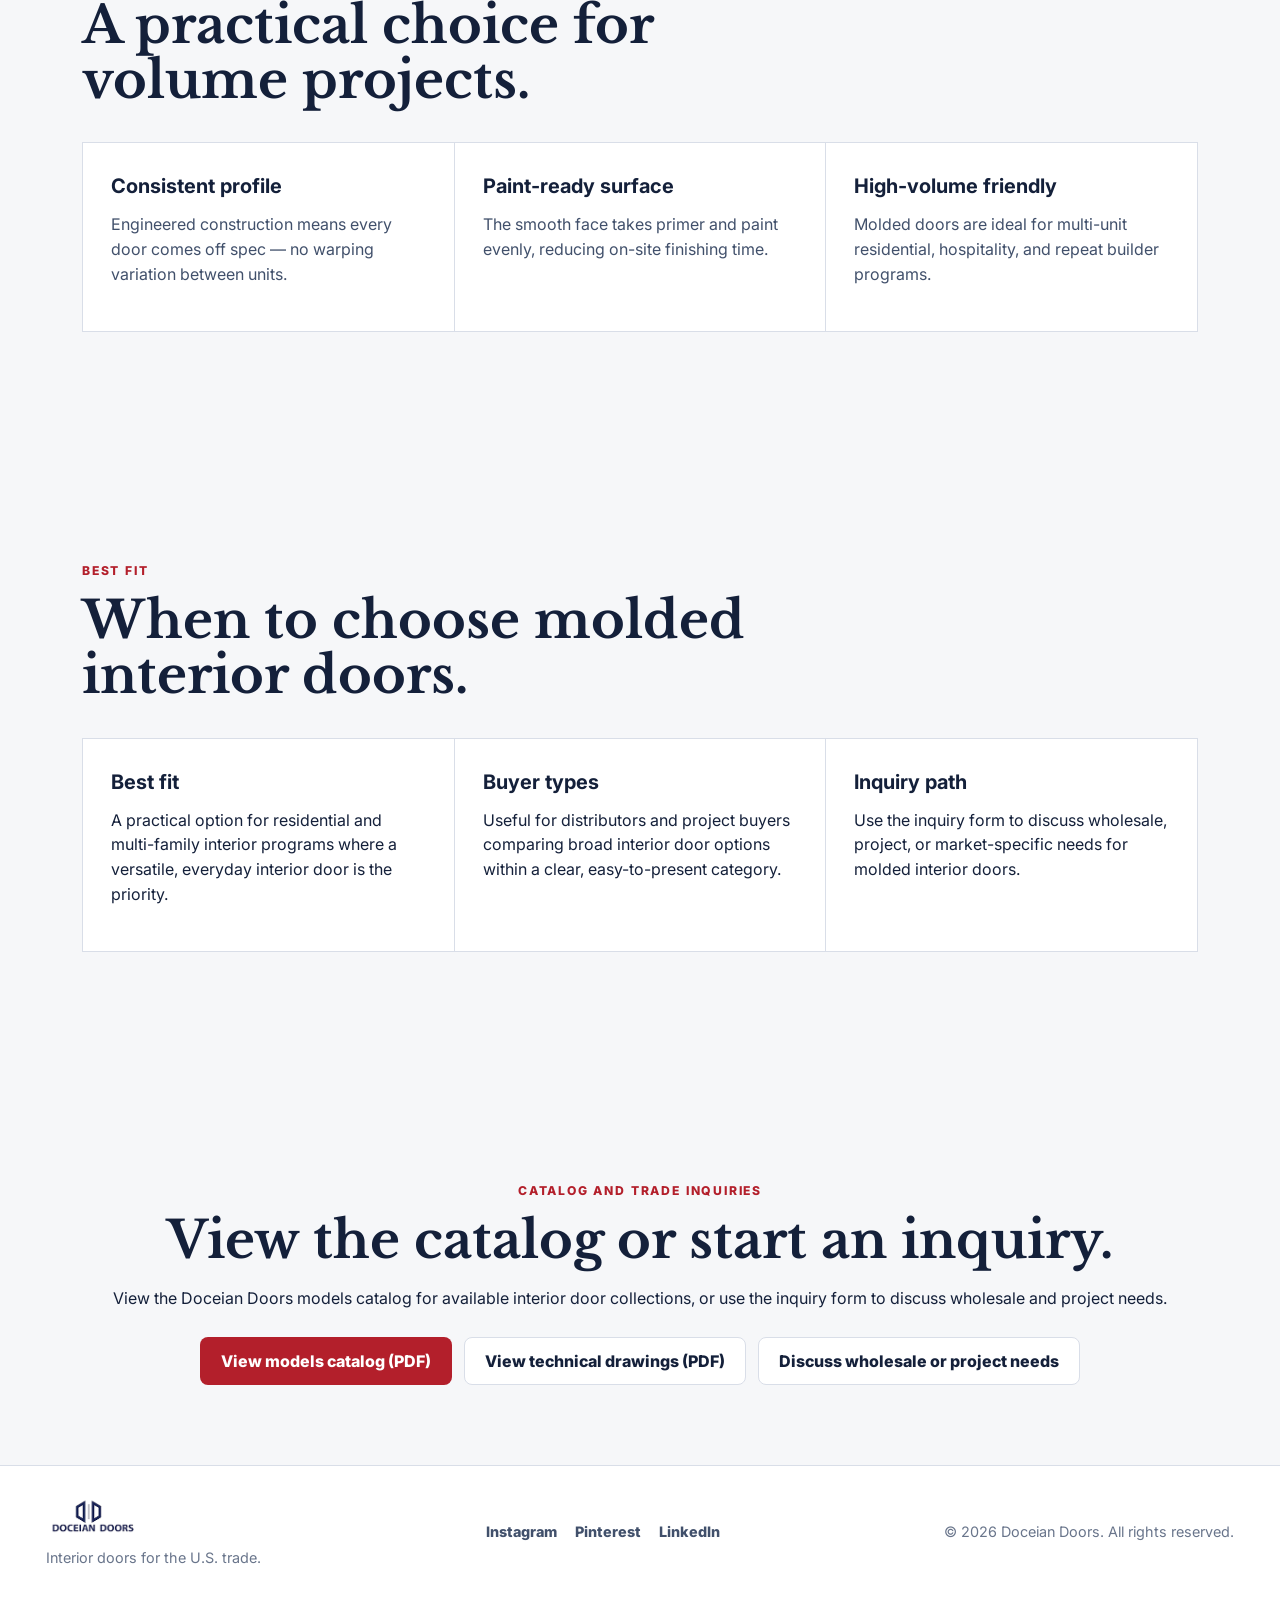
<file: interior-doors/molded-doors/index.html>
<!DOCTYPE html>
<html lang="en">
<head>
<meta charset="UTF-8">
<meta name="viewport" content="width=device-width, initial-scale=1.0">
<title>Molded Interior Doors | Doceian Doors</title>
<meta name="description" content="Doceian molded interior doors feature smooth contoured panel designs for apartments, homes, hotels, and residential projects across the United States.">
<meta property="og:title" content="Molded Interior Doors | Doceian Doors">
<meta property="og:description" content="Smooth, contoured molded panel interior doors for U.S. distributors and builders.">
<meta property="og:type" content="website">
<meta property="og:site_name" content="Doceian Doors">
<meta property="og:url" content="https://doceiandoors.com/interior-doors/molded-doors">
<meta property="og:image" content="https://doceiandoors.com/assets/images/molded-doors.jpg">
<meta name="twitter:card" content="summary_large_image">
<meta name="twitter:title" content="Molded Interior Doors | Doceian Doors">
<meta name="twitter:description" content="Molded interior doors for residential, multi-family, wholesale, and project supply needs in the U.S. market.">
<meta name="twitter:image" content="https://doceiandoors.com/assets/images/molded-doors.jpg">
<link rel="canonical" href="https://doceiandoors.com/interior-doors/molded-doors">
<script type="application/ld+json">
{
  "@context": "https://schema.org",
  "@type": "CollectionPage",
  "name": "Molded Interior Doors | Doceian Doors",
  "url": "https://doceiandoors.com/interior-doors/molded-doors",
  "description": "Doceian molded interior doors feature smooth contoured panel designs for apartments, homes, hotels, and residential projects across the United States.",
  "isPartOf": {
    "@type": "WebSite",
    "name": "Doceian Doors",
    "url": "https://doceiandoors.com/"
  }
}
</script>
<script type="application/ld+json">
{
  "@context": "https://schema.org",
  "@type": "BreadcrumbList",
  "itemListElement": [
    {
      "@type": "ListItem",
      "position": 1,
      "name": "Home",
      "item": "https://doceiandoors.com/"
    },
    {
      "@type": "ListItem",
      "position": 2,
      "name": "Interior Doors",
      "item": "https://doceiandoors.com/interior-doors"
    },
    {
      "@type": "ListItem",
      "position": 3,
      "name": "Molded Doors",
      "item": "https://doceiandoors.com/interior-doors/molded-doors"
    }
  ]
}
</script>
<link rel="preconnect" href="https://fonts.googleapis.com">
<link rel="preconnect" href="https://fonts.gstatic.com" crossorigin>
<link href="https://fonts.googleapis.com/css2?family=Inter:wght@400;500;600;700;800&family=Libre+Baskerville:wght@400;700&display=swap" rel="stylesheet">
<link rel="stylesheet" href="/styles.css">
<!-- Google tag (gtag.js) -->
<script async src="https://www.googletagmanager.com/gtag/js?id=G-R6RFJJQ7WE"></script>
<script>
  window.dataLayer = window.dataLayer || [];
  function gtag(){dataLayer.push(arguments);}
  gtag('js', new Date());

  gtag('config', 'G-R6RFJJQ7WE');
</script>
</head>
<body>
<a class="skip-link" href="#top">Skip to main content</a>
<header class="site-header">
  <a class="brand" href="/" aria-label="Doceian Doors home">
    <img src="/assets/images/logo.png" alt="Doceian Doors">
  </a>
  <nav class="nav" id="nav" aria-label="Primary navigation">
    <a href="/interior-doors">Doors</a>
    <a href="/#catalogs">Catalogs</a>
    <a href="/#trade">Trade</a>
    <a href="/contact">Contact</a>
  </nav>
  <a class="header-phone" href="tel:+12014991066">+1 201 499 1066</a>
  <button class="menu-button" id="menuButton" type="button" aria-label="Open menu" aria-expanded="false" aria-controls="nav">
    <span></span><span></span><span></span>
  </button>
</header>

<main id="top">
  <section class="section intro" style="padding-top:6rem">
    <div>
      <p class="eyebrow"><a href="/">Home</a> / <a href="/interior-doors">Interior Doors</a> / Molded Doors</p>
      <h1>Molded Interior Doors</h1>
    </div>
    <p>Doceian molded interior doors combine attractive panel profiles with practical, durable construction. Suitable for apartments, homes, restaurants, hotels, and any high-volume residential or commercial project.</p>
  </section>

  <section class="section door-section">
    <div class="door-grid">
      <article class="door-card">
        <img src="/assets/images/molded-doors.jpg" alt="Doceian molded interior door panel detail">
        <div>
          <p class="tag">Molded doors</p>
          <h2>Smooth panel construction</h2>
          <p>Molded panel doors are pressed from engineered wood composite for a consistent, paint-ready surface. The profile is clean and compatible with standard casing and hardware.</p>
        </div>
      </article>
    </div>
  </section>

  <section class="section trade">
    <div class="section-head">
      <p class="eyebrow">Why molded doors</p>
      <h2>A practical choice for volume projects.</h2>
    </div>
    <div class="trade-grid">
      <div>
        <h3>Consistent profile</h3>
        <p>Engineered construction means every door comes off spec — no warping variation between units.</p>
      </div>
      <div>
        <h3>Paint-ready surface</h3>
        <p>The smooth face takes primer and paint evenly, reducing on-site finishing time.</p>
      </div>
      <div>
        <h3>High-volume friendly</h3>
        <p>Molded doors are ideal for multi-unit residential, hospitality, and repeat builder programs.</p>
      </div>
    </div>
  </section>

  <section class="section">
    <div class="section-head">
      <p class="eyebrow">Best fit</p>
      <h2>When to choose molded interior doors.</h2>
    </div>
    <div class="trade-grid">
      <div>
        <h3>Best fit</h3>
        <p>A practical option for residential and multi-family interior programs where a versatile, everyday interior door is the priority.</p>
      </div>
      <div>
        <h3>Buyer types</h3>
        <p>Useful for distributors and project buyers comparing broad interior door options within a clear, easy-to-present category.</p>
      </div>
      <div>
        <h3>Inquiry path</h3>
        <p>Use the inquiry form to discuss wholesale, project, or market-specific needs for molded interior doors.</p>
      </div>
    </div>
  </section>

  <section class="section" style="text-align:center;padding-bottom:5rem">
    <p class="eyebrow">Catalog and trade inquiries</p>
    <h2>View the catalog or start an inquiry.</h2>
    <p style="margin-bottom:1.5rem">View the Doceian Doors models catalog for available interior door collections, or use the inquiry form to discuss wholesale and project needs.</p>
    <div class="actions" style="justify-content:center">
      <a class="button button-primary" href="/assets/catalog/Doceian-Doors-Models-Catalogue.pdf" target="_blank" rel="noopener">View models catalog (PDF)</a>
      <a class="button button-secondary" href="/assets/catalog/Doceian-Doors-Technical-Drawing-Catalogue.pdf" target="_blank" rel="noopener">View technical drawings (PDF)</a>
      <a class="button button-secondary" href="/contact">Discuss wholesale or project needs</a>
    </div>
  </section>
</main>

<footer class="site-footer">
  <div>
    <img src="/assets/images/logo.png" alt="Doceian Doors">
    <p>Interior doors for the U.S. trade.</p>
  </div>
  <div class="footer-links">
    <a href="https://www.instagram.com/doceiandoors" target="_blank" rel="noopener">Instagram</a>
    <a href="https://www.pinterest.com/doceiandoors" target="_blank" rel="noopener">Pinterest</a>
    <a href="https://www.linkedin.com/company/doceiandoors" target="_blank" rel="noopener">LinkedIn</a>
  </div>
  <p>© <span id="year">2026</span> Doceian Doors. All rights reserved.</p>
</footer>

<script src="/main.js?v=20260701-formfix"></script>
</body>
</html>
</file>
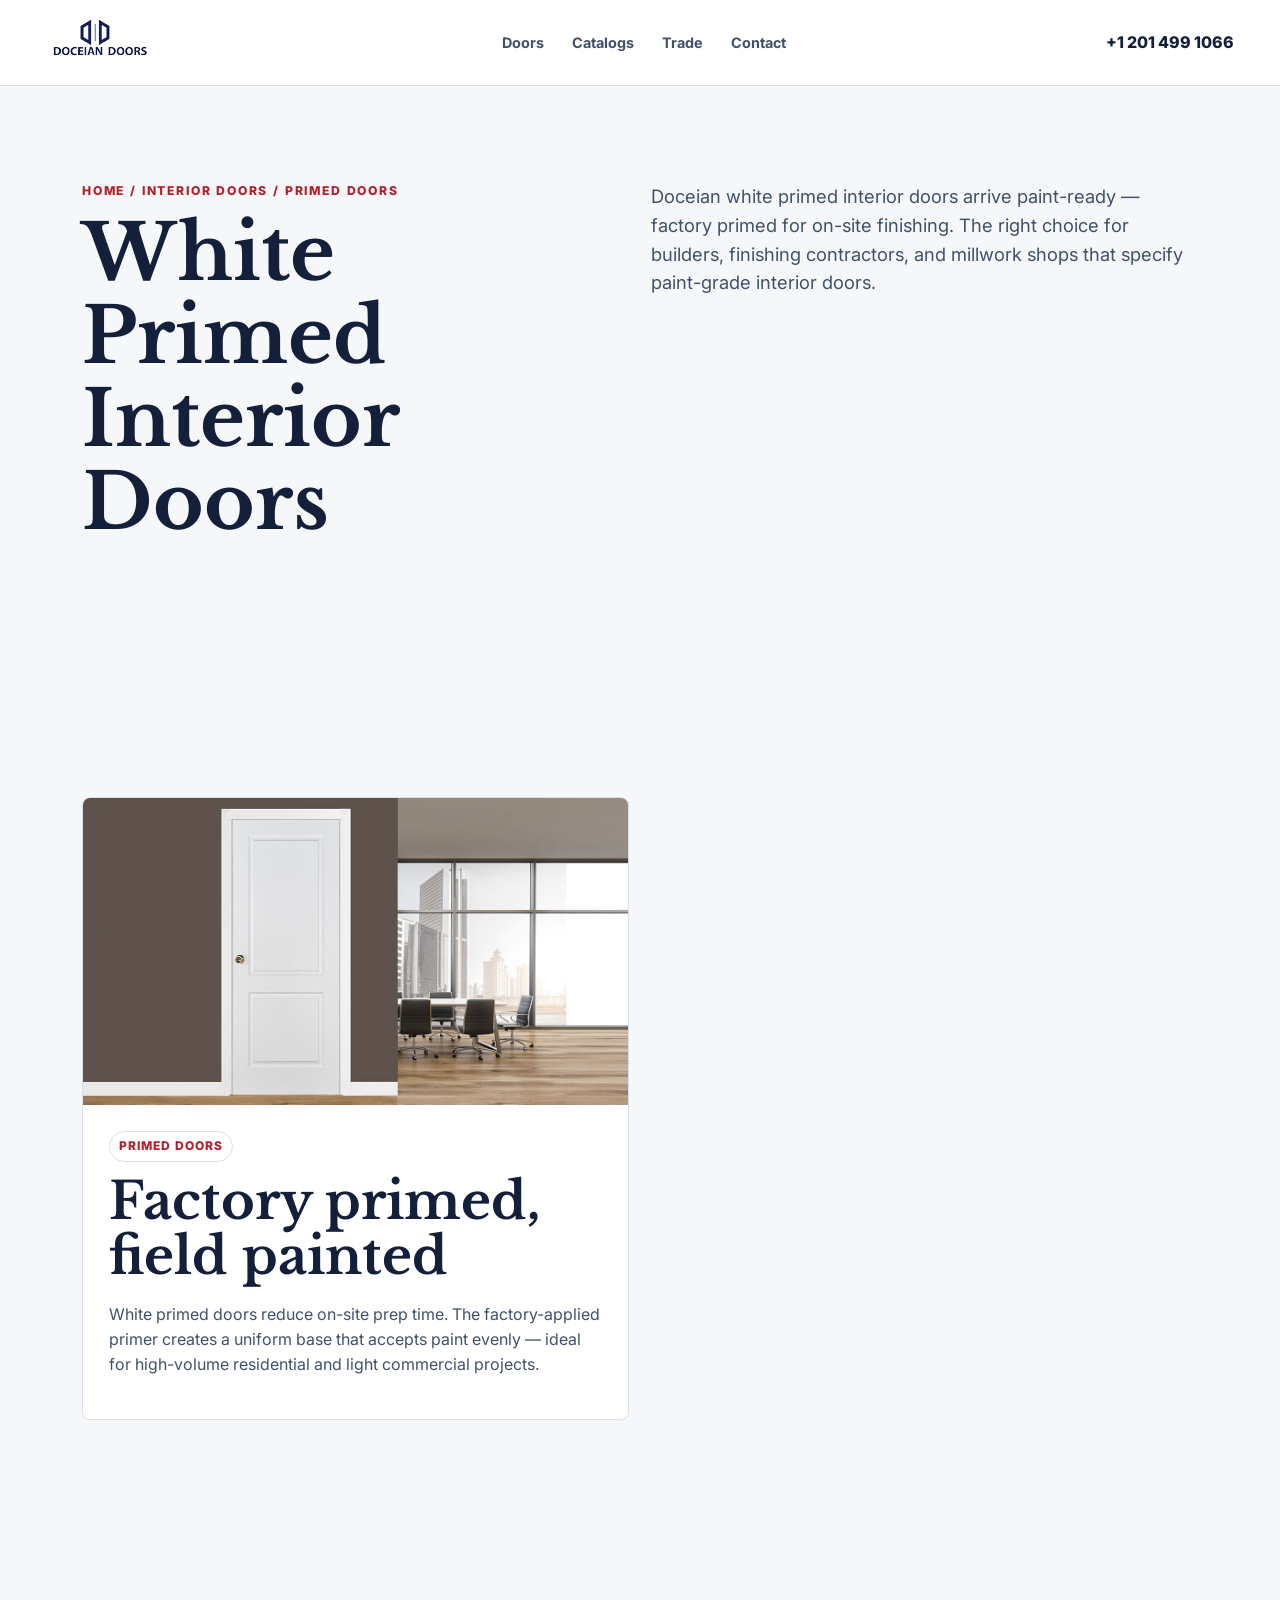
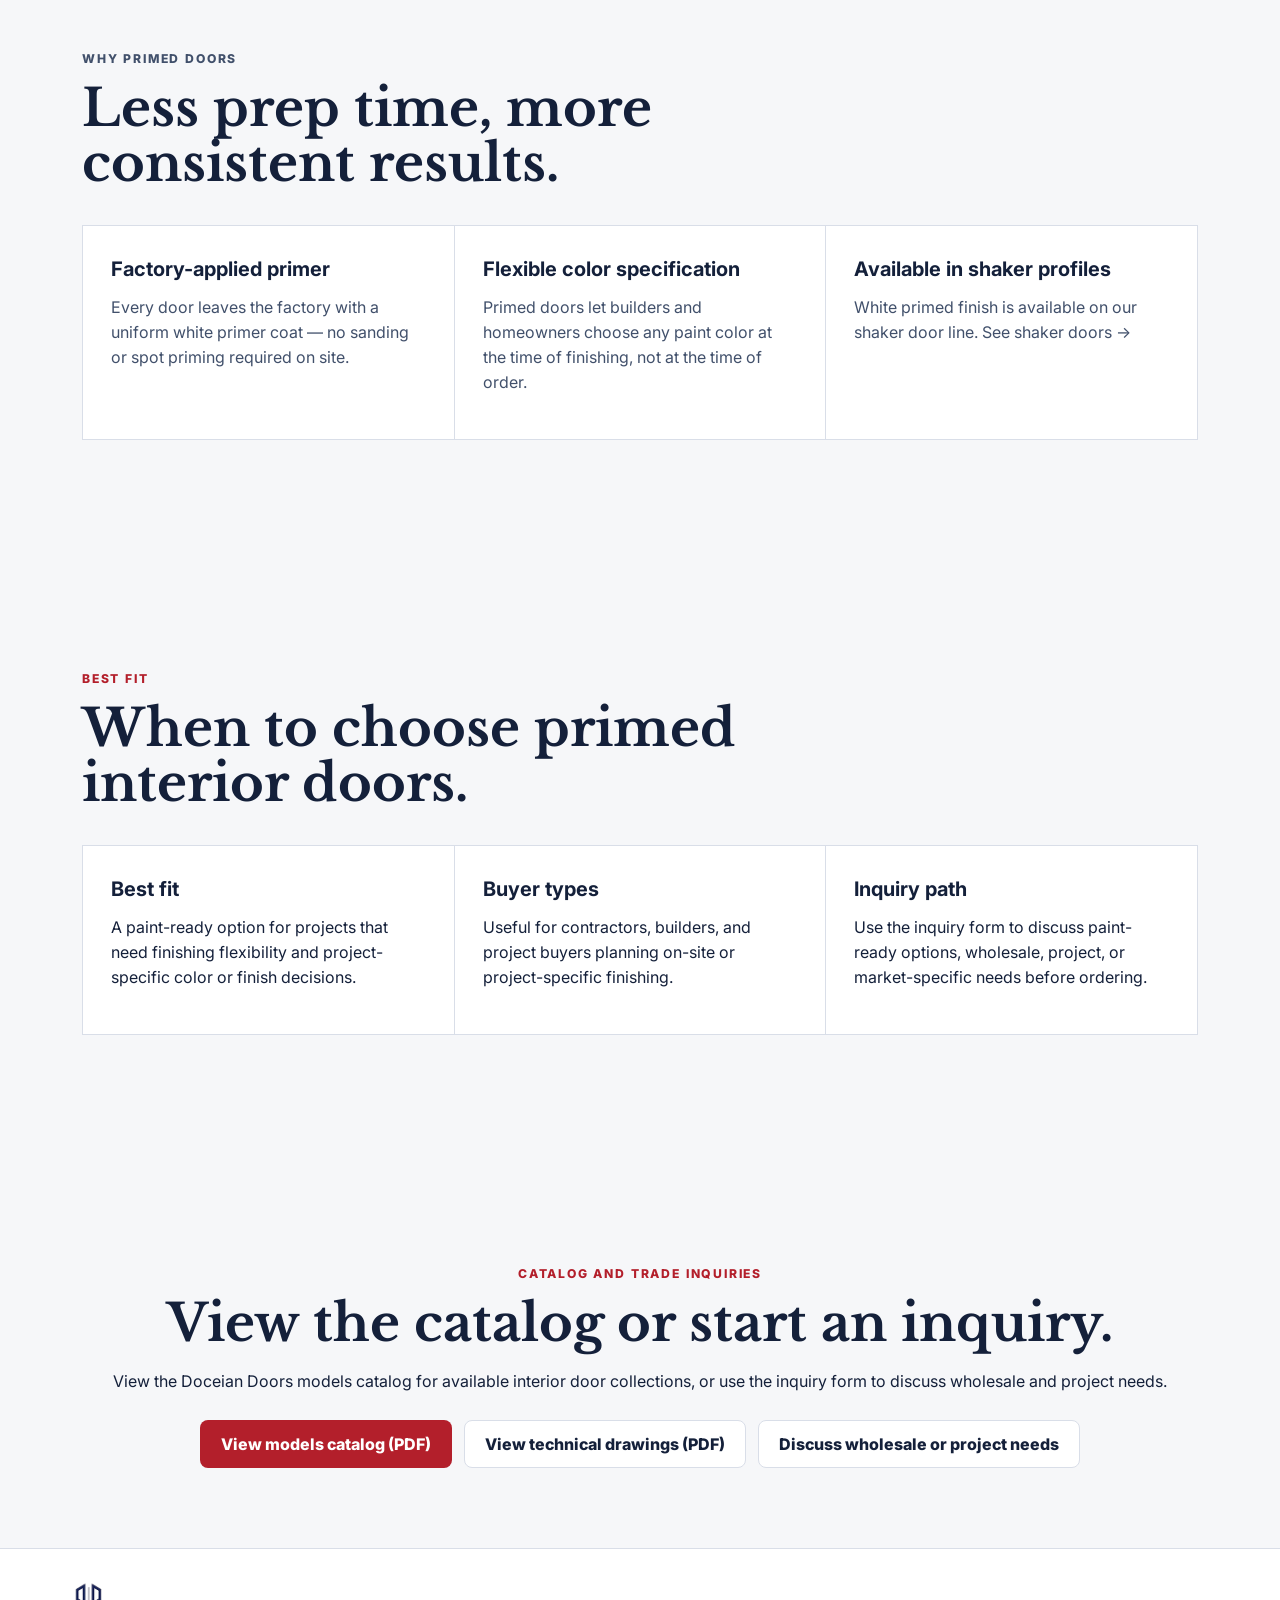
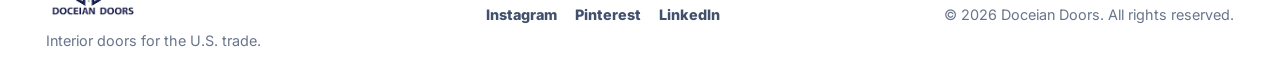
<file: interior-doors/primed-doors/index.html>
<!DOCTYPE html>
<html lang="en">
<head>
<meta charset="UTF-8">
<meta name="viewport" content="width=device-width, initial-scale=1.0">
<title>White Primed Interior Doors | Doceian Doors</title>
<meta name="description" content="Doceian white primed interior doors are paint-ready for on-site finishing. Ideal for builders, finishing contractors, and millwork shops across the United States.">
<meta property="og:title" content="White Primed Interior Doors | Doceian Doors">
<meta property="og:description" content="Paint-ready white primed interior doors for U.S. builders and finishing contractors.">
<meta property="og:type" content="website">
<meta property="og:site_name" content="Doceian Doors">
<meta property="og:url" content="https://doceiandoors.com/interior-doors/primed-doors">
<meta property="og:image" content="https://doceiandoors.com/assets/images/shaker-doors.jpg">
<meta name="twitter:card" content="summary_large_image">
<meta name="twitter:title" content="Primed Interior Doors | Doceian Doors">
<meta name="twitter:description" content="Primed interior doors designed for paint-ready finishing and trade supply in residential and project applications.">
<meta name="twitter:image" content="https://doceiandoors.com/assets/images/shaker-doors.jpg">
<link rel="canonical" href="https://doceiandoors.com/interior-doors/primed-doors">
<script type="application/ld+json">
{
  "@context": "https://schema.org",
  "@type": "CollectionPage",
  "name": "White Primed Interior Doors | Doceian Doors",
  "url": "https://doceiandoors.com/interior-doors/primed-doors",
  "description": "Doceian white primed interior doors are paint-ready for on-site finishing. Ideal for builders, finishing contractors, and millwork shops across the United States.",
  "isPartOf": {
    "@type": "WebSite",
    "name": "Doceian Doors",
    "url": "https://doceiandoors.com/"
  }
}
</script>
<script type="application/ld+json">
{
  "@context": "https://schema.org",
  "@type": "BreadcrumbList",
  "itemListElement": [
    {
      "@type": "ListItem",
      "position": 1,
      "name": "Home",
      "item": "https://doceiandoors.com/"
    },
    {
      "@type": "ListItem",
      "position": 2,
      "name": "Interior Doors",
      "item": "https://doceiandoors.com/interior-doors"
    },
    {
      "@type": "ListItem",
      "position": 3,
      "name": "Primed Doors",
      "item": "https://doceiandoors.com/interior-doors/primed-doors"
    }
  ]
}
</script>
<link rel="preconnect" href="https://fonts.googleapis.com">
<link rel="preconnect" href="https://fonts.gstatic.com" crossorigin>
<link href="https://fonts.googleapis.com/css2?family=Inter:wght@400;500;600;700;800&family=Libre+Baskerville:wght@400;700&display=swap" rel="stylesheet">
<link rel="stylesheet" href="/styles.css">
<!-- Google tag (gtag.js) -->
<script async src="https://www.googletagmanager.com/gtag/js?id=G-R6RFJJQ7WE"></script>
<script>
  window.dataLayer = window.dataLayer || [];
  function gtag(){dataLayer.push(arguments);}
  gtag('js', new Date());

  gtag('config', 'G-R6RFJJQ7WE');
</script>
</head>
<body>
<a class="skip-link" href="#top">Skip to main content</a>
<header class="site-header">
  <a class="brand" href="/" aria-label="Doceian Doors home">
    <img src="/assets/images/logo.png" alt="Doceian Doors">
  </a>
  <nav class="nav" id="nav" aria-label="Primary navigation">
    <a href="/interior-doors">Doors</a>
    <a href="/#catalogs">Catalogs</a>
    <a href="/#trade">Trade</a>
    <a href="/contact">Contact</a>
  </nav>
  <a class="header-phone" href="tel:+12014991066">+1 201 499 1066</a>
  <button class="menu-button" id="menuButton" type="button" aria-label="Open menu" aria-expanded="false" aria-controls="nav">
    <span></span><span></span><span></span>
  </button>
</header>

<main id="top">
  <section class="section intro" style="padding-top:6rem">
    <div>
      <p class="eyebrow"><a href="/">Home</a> / <a href="/interior-doors">Interior Doors</a> / Primed Doors</p>
      <h1>White Primed Interior Doors</h1>
    </div>
    <p>Doceian white primed interior doors arrive paint-ready — factory primed for on-site finishing. The right choice for builders, finishing contractors, and millwork shops that specify paint-grade interior doors.</p>
  </section>

  <section class="section door-section">
    <div class="door-grid">
      <article class="door-card">
        <img src="/assets/images/shaker-doors.jpg" alt="Doceian white primed interior door">
        <div>
          <p class="tag">Primed doors</p>
          <h2>Factory primed, field painted</h2>
          <p>White primed doors reduce on-site prep time. The factory-applied primer creates a uniform base that accepts paint evenly — ideal for high-volume residential and light commercial projects.</p>
        </div>
      </article>
    </div>
  </section>

  <section class="section trade">
    <div class="section-head">
      <p class="eyebrow">Why primed doors</p>
      <h2>Less prep time, more consistent results.</h2>
    </div>
    <div class="trade-grid">
      <div>
        <h3>Factory-applied primer</h3>
        <p>Every door leaves the factory with a uniform white primer coat — no sanding or spot priming required on site.</p>
      </div>
      <div>
        <h3>Flexible color specification</h3>
        <p>Primed doors let builders and homeowners choose any paint color at the time of finishing, not at the time of order.</p>
      </div>
      <div>
        <h3>Available in shaker profiles</h3>
        <p>White primed finish is available on our shaker door line. <a href="/interior-doors/shaker-doors">See shaker doors →</a></p>
      </div>
    </div>
  </section>

  <section class="section">
    <div class="section-head">
      <p class="eyebrow">Best fit</p>
      <h2>When to choose primed interior doors.</h2>
    </div>
    <div class="trade-grid">
      <div>
        <h3>Best fit</h3>
        <p>A paint-ready option for projects that need finishing flexibility and project-specific color or finish decisions.</p>
      </div>
      <div>
        <h3>Buyer types</h3>
        <p>Useful for contractors, builders, and project buyers planning on-site or project-specific finishing.</p>
      </div>
      <div>
        <h3>Inquiry path</h3>
        <p>Use the inquiry form to discuss paint-ready options, wholesale, project, or market-specific needs before ordering.</p>
      </div>
    </div>
  </section>

  <section class="section" style="text-align:center;padding-bottom:5rem">
    <p class="eyebrow">Catalog and trade inquiries</p>
    <h2>View the catalog or start an inquiry.</h2>
    <p style="margin-bottom:1.5rem">View the Doceian Doors models catalog for available interior door collections, or use the inquiry form to discuss wholesale and project needs.</p>
    <div class="actions" style="justify-content:center">
      <a class="button button-primary" href="/assets/catalog/Doceian-Doors-Models-Catalogue.pdf" target="_blank" rel="noopener">View models catalog (PDF)</a>
      <a class="button button-secondary" href="/assets/catalog/Doceian-Doors-Technical-Drawing-Catalogue.pdf" target="_blank" rel="noopener">View technical drawings (PDF)</a>
      <a class="button button-secondary" href="/contact">Discuss wholesale or project needs</a>
    </div>
  </section>
</main>

<footer class="site-footer">
  <div>
    <img src="/assets/images/logo.png" alt="Doceian Doors">
    <p>Interior doors for the U.S. trade.</p>
  </div>
  <div class="footer-links">
    <a href="https://www.instagram.com/doceiandoors" target="_blank" rel="noopener">Instagram</a>
    <a href="https://www.pinterest.com/doceiandoors" target="_blank" rel="noopener">Pinterest</a>
    <a href="https://www.linkedin.com/company/doceiandoors" target="_blank" rel="noopener">LinkedIn</a>
  </div>
  <p>© <span id="year">2026</span> Doceian Doors. All rights reserved.</p>
</footer>

<script src="/main.js?v=20260701-formfix"></script>
</body>
</html>
</file>
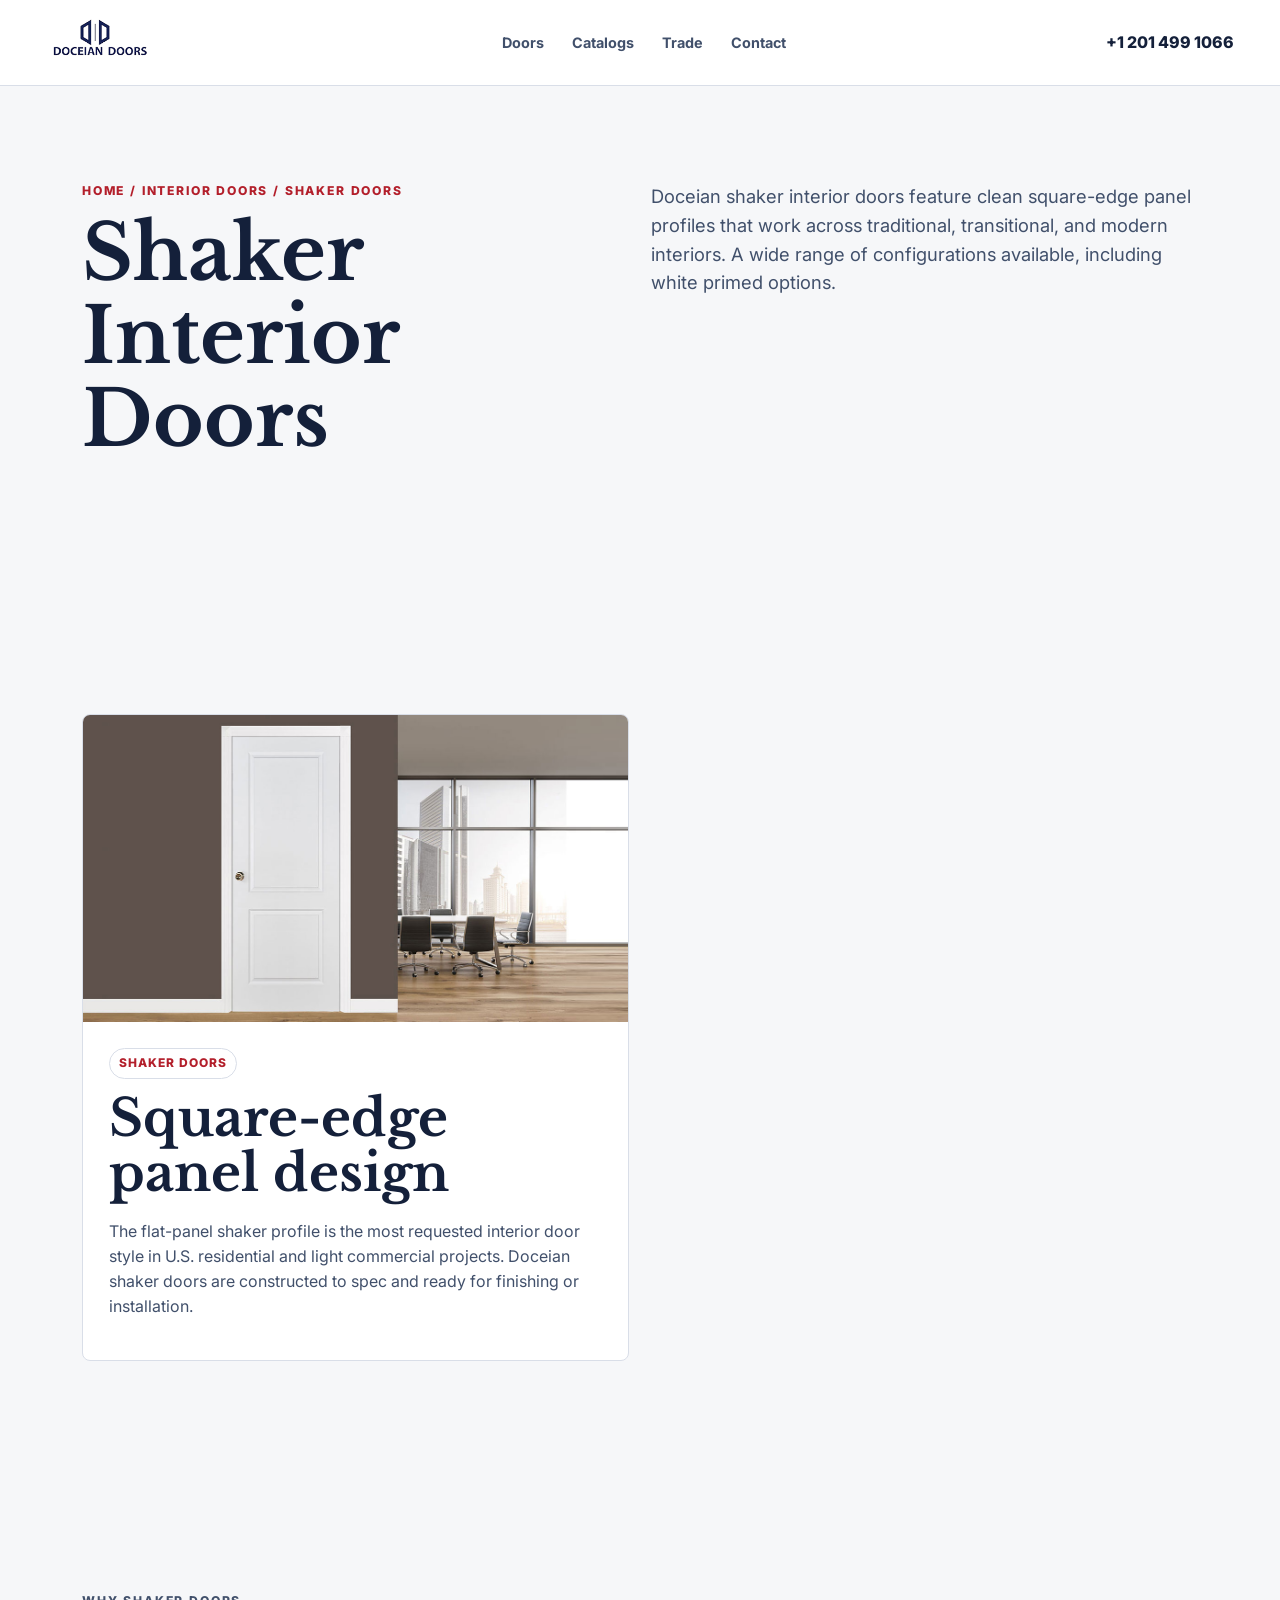
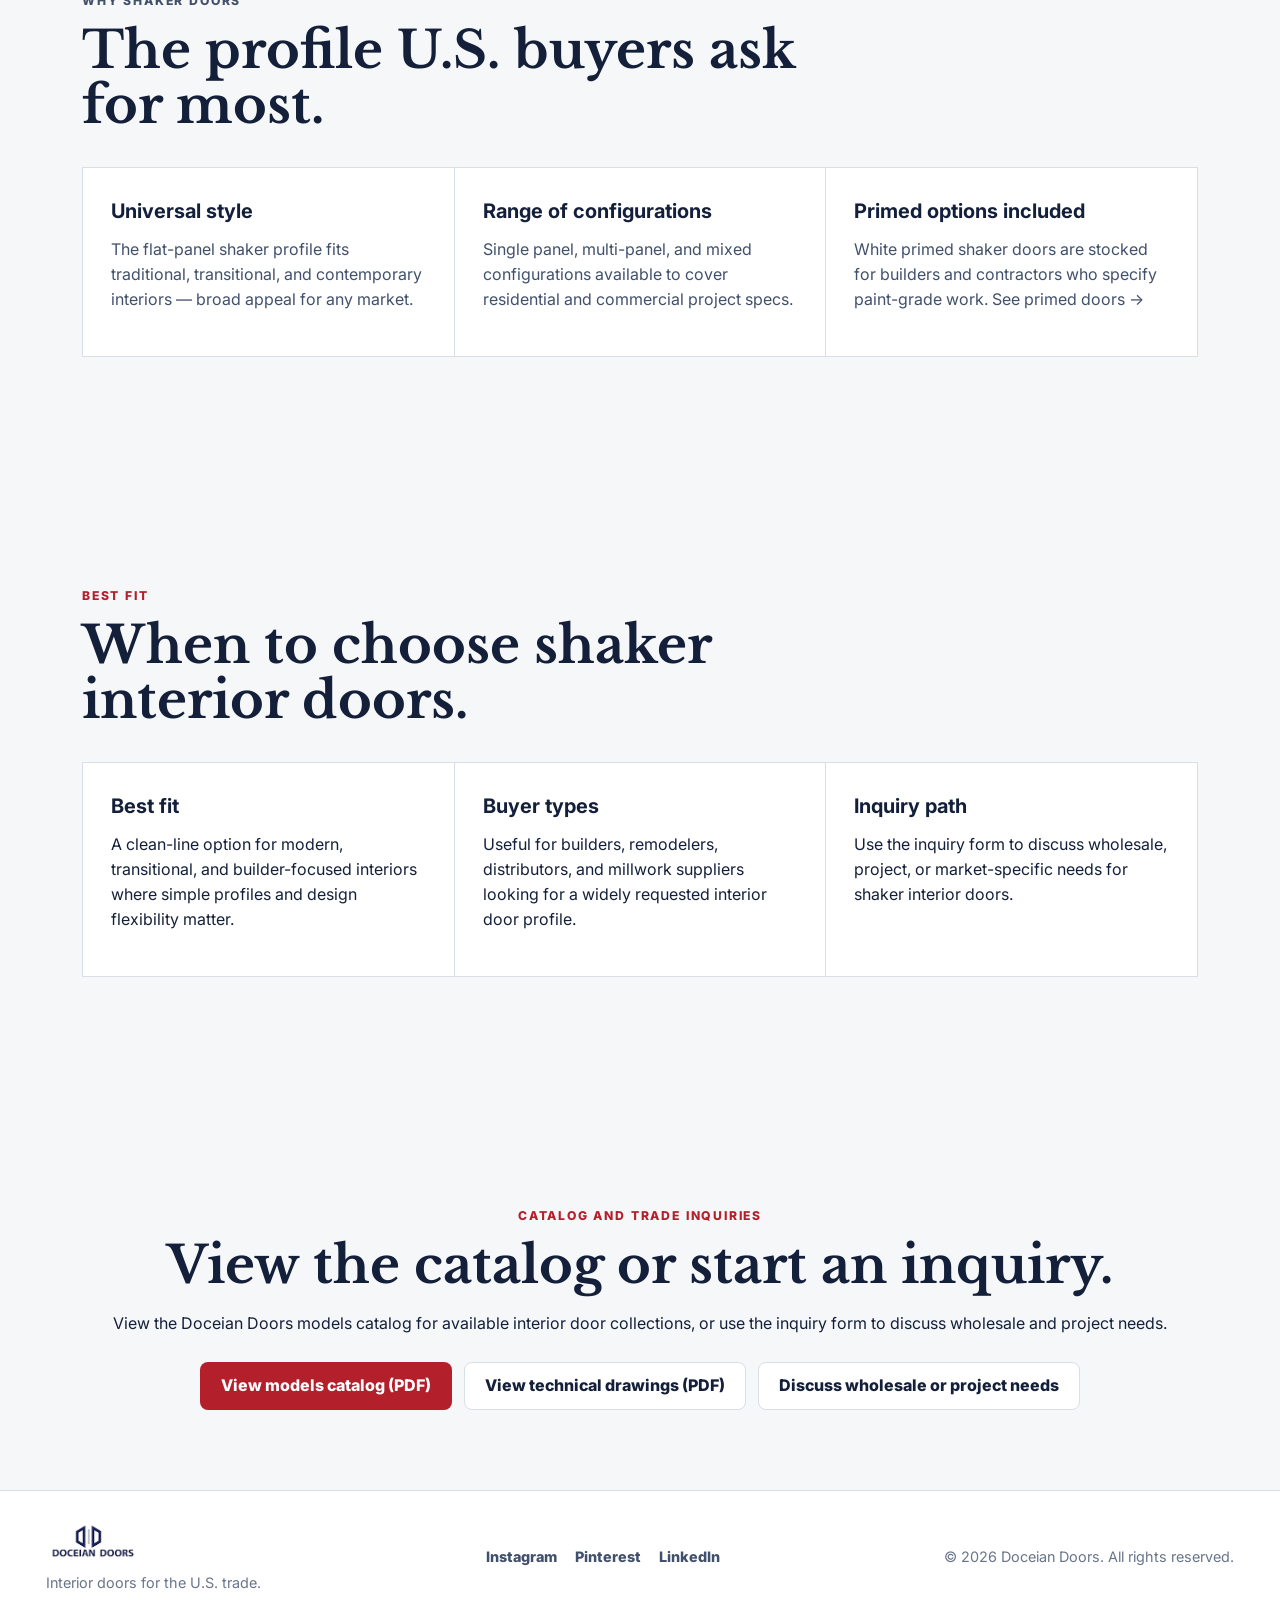
<file: interior-doors/shaker-doors/index.html>
<!DOCTYPE html>
<html lang="en">
<head>
<meta charset="UTF-8">
<meta name="viewport" content="width=device-width, initial-scale=1.0">
<title>Shaker Interior Doors | Doceian Doors</title>
<meta name="description" content="Doceian shaker interior doors offer clean square-edge profiles for traditional, transitional, and modern interiors. Available for U.S. distributors and builders.">
<meta property="og:title" content="Shaker Interior Doors | Doceian Doors">
<meta property="og:description" content="Clean square-edge shaker interior doors for U.S. distributors, builders, and millwork shops.">
<meta property="og:type" content="website">
<meta property="og:site_name" content="Doceian Doors">
<meta property="og:url" content="https://doceiandoors.com/interior-doors/shaker-doors">
<meta property="og:image" content="https://doceiandoors.com/assets/images/shaker-doors.jpg">
<meta name="twitter:card" content="summary_large_image">
<meta name="twitter:title" content="Shaker Interior Doors | Doceian Doors">
<meta name="twitter:description" content="Shaker-style interior doors with clean lines for builders, distributors, wholesalers, and project buyers.">
<meta name="twitter:image" content="https://doceiandoors.com/assets/images/shaker-doors.jpg">
<link rel="canonical" href="https://doceiandoors.com/interior-doors/shaker-doors">
<script type="application/ld+json">
{
  "@context": "https://schema.org",
  "@type": "CollectionPage",
  "name": "Shaker Interior Doors | Doceian Doors",
  "url": "https://doceiandoors.com/interior-doors/shaker-doors",
  "description": "Doceian shaker interior doors offer clean square-edge profiles for traditional, transitional, and modern interiors. Available for U.S. distributors and builders.",
  "isPartOf": {
    "@type": "WebSite",
    "name": "Doceian Doors",
    "url": "https://doceiandoors.com/"
  }
}
</script>
<script type="application/ld+json">
{
  "@context": "https://schema.org",
  "@type": "BreadcrumbList",
  "itemListElement": [
    {
      "@type": "ListItem",
      "position": 1,
      "name": "Home",
      "item": "https://doceiandoors.com/"
    },
    {
      "@type": "ListItem",
      "position": 2,
      "name": "Interior Doors",
      "item": "https://doceiandoors.com/interior-doors"
    },
    {
      "@type": "ListItem",
      "position": 3,
      "name": "Shaker Doors",
      "item": "https://doceiandoors.com/interior-doors/shaker-doors"
    }
  ]
}
</script>
<link rel="preconnect" href="https://fonts.googleapis.com">
<link rel="preconnect" href="https://fonts.gstatic.com" crossorigin>
<link href="https://fonts.googleapis.com/css2?family=Inter:wght@400;500;600;700;800&family=Libre+Baskerville:wght@400;700&display=swap" rel="stylesheet">
<link rel="stylesheet" href="/styles.css">
<!-- Google tag (gtag.js) -->
<script async src="https://www.googletagmanager.com/gtag/js?id=G-R6RFJJQ7WE"></script>
<script>
  window.dataLayer = window.dataLayer || [];
  function gtag(){dataLayer.push(arguments);}
  gtag('js', new Date());

  gtag('config', 'G-R6RFJJQ7WE');
</script>
</head>
<body>
<a class="skip-link" href="#top">Skip to main content</a>
<header class="site-header">
  <a class="brand" href="/" aria-label="Doceian Doors home">
    <img src="/assets/images/logo.png" alt="Doceian Doors">
  </a>
  <nav class="nav" id="nav" aria-label="Primary navigation">
    <a href="/interior-doors">Doors</a>
    <a href="/#catalogs">Catalogs</a>
    <a href="/#trade">Trade</a>
    <a href="/contact">Contact</a>
  </nav>
  <a class="header-phone" href="tel:+12014991066">+1 201 499 1066</a>
  <button class="menu-button" id="menuButton" type="button" aria-label="Open menu" aria-expanded="false" aria-controls="nav">
    <span></span><span></span><span></span>
  </button>
</header>

<main id="top">
  <section class="section intro" style="padding-top:6rem">
    <div>
      <p class="eyebrow"><a href="/">Home</a> / <a href="/interior-doors">Interior Doors</a> / Shaker Doors</p>
      <h1>Shaker Interior Doors</h1>
    </div>
    <p>Doceian shaker interior doors feature clean square-edge panel profiles that work across traditional, transitional, and modern interiors. A wide range of configurations available, including white primed options.</p>
  </section>

  <section class="section door-section">
    <div class="door-grid">
      <article class="door-card">
        <img src="/assets/images/shaker-doors.jpg" alt="Doceian shaker interior door profile">
        <div>
          <p class="tag">Shaker doors</p>
          <h2>Square-edge panel design</h2>
          <p>The flat-panel shaker profile is the most requested interior door style in U.S. residential and light commercial projects. Doceian shaker doors are constructed to spec and ready for finishing or installation.</p>
        </div>
      </article>
    </div>
  </section>

  <section class="section trade">
    <div class="section-head">
      <p class="eyebrow">Why shaker doors</p>
      <h2>The profile U.S. buyers ask for most.</h2>
    </div>
    <div class="trade-grid">
      <div>
        <h3>Universal style</h3>
        <p>The flat-panel shaker profile fits traditional, transitional, and contemporary interiors — broad appeal for any market.</p>
      </div>
      <div>
        <h3>Range of configurations</h3>
        <p>Single panel, multi-panel, and mixed configurations available to cover residential and commercial project specs.</p>
      </div>
      <div>
        <h3>Primed options included</h3>
        <p>White primed shaker doors are stocked for builders and contractors who specify paint-grade work. <a href="/interior-doors/primed-doors">See primed doors →</a></p>
      </div>
    </div>
  </section>

  <section class="section">
    <div class="section-head">
      <p class="eyebrow">Best fit</p>
      <h2>When to choose shaker interior doors.</h2>
    </div>
    <div class="trade-grid">
      <div>
        <h3>Best fit</h3>
        <p>A clean-line option for modern, transitional, and builder-focused interiors where simple profiles and design flexibility matter.</p>
      </div>
      <div>
        <h3>Buyer types</h3>
        <p>Useful for builders, remodelers, distributors, and millwork suppliers looking for a widely requested interior door profile.</p>
      </div>
      <div>
        <h3>Inquiry path</h3>
        <p>Use the inquiry form to discuss wholesale, project, or market-specific needs for shaker interior doors.</p>
      </div>
    </div>
  </section>

  <section class="section" style="text-align:center;padding-bottom:5rem">
    <p class="eyebrow">Catalog and trade inquiries</p>
    <h2>View the catalog or start an inquiry.</h2>
    <p style="margin-bottom:1.5rem">View the Doceian Doors models catalog for available interior door collections, or use the inquiry form to discuss wholesale and project needs.</p>
    <div class="actions" style="justify-content:center">
      <a class="button button-primary" href="/assets/catalog/Doceian-Doors-Models-Catalogue.pdf" target="_blank" rel="noopener">View models catalog (PDF)</a>
      <a class="button button-secondary" href="/assets/catalog/Doceian-Doors-Technical-Drawing-Catalogue.pdf" target="_blank" rel="noopener">View technical drawings (PDF)</a>
      <a class="button button-secondary" href="/contact">Discuss wholesale or project needs</a>
    </div>
  </section>
</main>

<footer class="site-footer">
  <div>
    <img src="/assets/images/logo.png" alt="Doceian Doors">
    <p>Interior doors for the U.S. trade.</p>
  </div>
  <div class="footer-links">
    <a href="https://www.instagram.com/doceiandoors" target="_blank" rel="noopener">Instagram</a>
    <a href="https://www.pinterest.com/doceiandoors" target="_blank" rel="noopener">Pinterest</a>
    <a href="https://www.linkedin.com/company/doceiandoors" target="_blank" rel="noopener">LinkedIn</a>
  </div>
  <p>© <span id="year">2026</span> Doceian Doors. All rights reserved.</p>
</footer>

<script src="/main.js?v=20260701-formfix"></script>
</body>
</html>
</file>
<file: styles.css>
:root{
  --ink:#14203a;
  --ink-soft:#41506b;
  --muted:#69758b;
  --line:#d9dee8;
  --paper:#f6f7f9;
  --white:#fff;
  --accent:#b31f2b;
  --accent-dark:#8f1722;
  --steel:#e8ecf2;
  --max:1180px;
  --radius:8px;
  --body:"Inter",system-ui,-apple-system,BlinkMacSystemFont,"Segoe UI",sans-serif;
  --display:"Libre Baskerville",Georgia,serif;
}

*{box-sizing:border-box}
html{scroll-behavior:smooth}
body{margin:0;background:var(--paper);color:var(--ink);font-family:var(--body);line-height:1.55}
img{max-width:100%;display:block}
a{color:inherit;text-decoration:none}

.site-header{
  position:sticky;top:0;z-index:20;display:grid;grid-template-columns:auto 1fr auto;align-items:center;gap:28px;
  min-height:76px;padding:12px clamp(18px,4vw,46px);background:rgba(255,255,255,.92);
  border-bottom:1px solid var(--line);backdrop-filter:blur(14px)
}
.brand img{width:136px;height:auto}
.nav{display:flex;justify-content:center;gap:28px;font-weight:700;font-size:.9rem;color:var(--ink-soft)}
.nav a:hover{color:var(--accent)}.nav a.active{color:var(--accent);border-bottom:2px solid var(--accent)}
.header-phone{font-weight:800;color:var(--ink)}
.menu-button{display:none;width:44px;height:44px;border:1px solid var(--line);background:var(--white);border-radius:var(--radius);padding:10px}
.menu-button span{display:block;height:2px;background:var(--ink);margin:5px 0}

.hero{position:relative;min-height:calc(100vh - 76px);display:grid;align-items:end;overflow:hidden;background:#111}
.hero-media{position:absolute;inset:0}
.hero-media img{width:100%;height:100%;object-fit:cover;object-position:center}
.hero-media::after{content:"";position:absolute;inset:0;background:linear-gradient(90deg,rgba(10,18,32,.82),rgba(10,18,32,.44) 46%,rgba(10,18,32,.08))}
.hero-copy{position:relative;width:min(720px,calc(100% - 36px));margin:0 auto 8vh clamp(18px,7vw,90px);color:var(--white)}
.eyebrow{margin:0 0 12px;color:var(--accent);font-size:.76rem;font-weight:800;letter-spacing:.15em;text-transform:uppercase}
.hero .eyebrow{color:#ffb6bd}
h1,h2,h3,p{margin-top:0}
h1,h2{font-family:var(--display);line-height:1.08}
h1{font-size:clamp(2.45rem,6vw,5.5rem);max-width:11ch;margin-bottom:22px}
h2{font-size:clamp(2rem,4vw,3.5rem);margin-bottom:18px}
h3{font-size:1.25rem;margin-bottom:10px}
.lead{font-size:clamp(1.05rem,1.55vw,1.28rem);max-width:56ch;color:#e5eaf2}
.actions{display:flex;flex-wrap:wrap;gap:12px;margin-top:26px}
.button{display:inline-flex;align-items:center;justify-content:center;min-height:48px;padding:0 20px;border-radius:var(--radius);font-weight:800;border:1px solid transparent;transition:.2s ease}
.button-primary{background:var(--accent);color:#fff}
.button-primary:hover{background:var(--accent-dark)}
.button-secondary{background:#fff;color:var(--ink);border-color:var(--line)}
.button-secondary:hover{border-color:var(--accent);color:var(--accent)}
.stats{display:grid;grid-template-columns:repeat(3,minmax(0,1fr));gap:1px;max-width:560px;margin:38px 0 0;background:rgba(255,255,255,.28);border:1px solid rgba(255,255,255,.22)}
.stats div{padding:16px;background:rgba(15,23,42,.48)}
.stats dt{font-size:1.4rem;font-weight:800}.stats dd{margin:2px 0 0;color:#d5dcea;font-size:.86rem}

.section{max-width:var(--max);margin:0 auto;padding:clamp(64px,9vw,118px) clamp(18px,4vw,32px)}
.intro{display:grid;grid-template-columns:.9fr 1fr;gap:clamp(30px,6vw,88px);align-items:start}
.intro>p{font-size:1.15rem;color:var(--ink-soft);max-width:64ch}
.section-head{max-width:720px;margin-bottom:34px}
.door-grid{display:grid;grid-template-columns:1fr 1fr;gap:22px}
.door-card{background:var(--white);border:1px solid var(--line);border-radius:var(--radius);overflow:hidden}
.door-card img{width:100%;aspect-ratio:16/9;object-fit:cover}
.door-card div{padding:26px}
.tag{display:inline-flex;margin-bottom:12px;padding:5px 9px;border:1px solid var(--line);border-radius:999px;color:var(--accent);font-size:.75rem;font-weight:800;text-transform:uppercase;letter-spacing:.08em}
.door-card p:not(.tag),.trade p,.catalog-copy p,.contact p{color:var(--ink-soft)}

.catalog-band{display:grid;grid-template-columns:1.2fr .8fr;align-items:stretch;background:var(--ink);color:#fff}
.catalog-band>img{width:100%;height:100%;min-height:430px;object-fit:cover}
.catalog-copy{display:flex;flex-direction:column;justify-content:center;padding:clamp(36px,6vw,72px)}
.catalog-copy p{color:#d7deea}
.catalog-copy .button-secondary{background:transparent;color:#fff;border-color:rgba(255,255,255,.35)}
.catalog-copy .button-secondary:hover{background:#fff;color:var(--ink)}

.trade-grid{display:grid;grid-template-columns:repeat(3,1fr);gap:1px;background:var(--line);border:1px solid var(--line)}
.trade-grid>div{background:var(--white);padding:28px}

.contact{padding:clamp(64px,8vw,104px) clamp(18px,4vw,32px);background:var(--steel)}
.contact-panel{max-width:var(--max);margin:0 auto;display:grid;grid-template-columns:.9fr .9fr 1.1fr;gap:32px;align-items:start;background:#fff;border:1px solid var(--line);border-radius:var(--radius);padding:clamp(24px,4vw,44px)}
.contact-list{display:grid;gap:10px;color:var(--ink-soft);font-weight:700}
.contact-list a{color:var(--accent)}
.contact-form{display:grid;gap:14px}
.contact-form label{display:grid;gap:6px;color:var(--muted);font-size:.78rem;font-weight:800;text-transform:uppercase;letter-spacing:.08em}
.contact-form input,.contact-form textarea,.contact-form select{width:100%;border:1px solid var(--line);border-radius:var(--radius);padding:12px 13px;font:inherit;color:var(--ink)}
.contact-form input:focus,.contact-form textarea:focus,.contact-form select:focus{outline:2px solid rgba(179,31,43,.22);border-color:var(--accent)}

.site-footer{display:flex;align-items:center;justify-content:space-between;gap:24px;padding:28px clamp(18px,4vw,46px);background:#fff;border-top:1px solid var(--line);color:var(--muted);font-size:.9rem}
.site-footer img{width:118px}.site-footer p{margin:0}.footer-links{display:flex;gap:18px;font-weight:800;color:var(--ink-soft)}
.footer-links a:hover{color:var(--accent)}

@media(max-width:860px){
  .site-header{grid-template-columns:auto 1fr auto}.header-phone{display:none}.menu-button{display:block;justify-self:end}
  .nav{position:fixed;left:0;right:0;top:76px;display:grid;gap:0;background:#fff;border-bottom:1px solid var(--line);transform:translateY(-130%);transition:transform .24s ease}
  .nav.open{transform:translateY(0)}.nav a{padding:16px 22px;border-top:1px solid var(--line)}
  .hero{min-height:720px}.hero-media::after{background:linear-gradient(180deg,rgba(10,18,32,.2),rgba(10,18,32,.9))}
  .hero-copy{margin:0 auto 34px;width:calc(100% - 36px)}.stats{grid-template-columns:1fr}
  .intro,.door-grid,.catalog-band,.trade-grid,.contact-panel{grid-template-columns:1fr}
  .catalog-band>img{min-height:260px}.site-footer{display:grid}.footer-links{flex-wrap:wrap}
}

@media(max-width:480px){
  h1{font-size:2.35rem}.actions .button{width:100%}
}

.skip-link{position:absolute;left:-9999px;top:auto;width:1px;height:1px;overflow:hidden}
.skip-link:focus{position:static;width:auto;height:auto;padding:10px 18px;background:var(--accent);color:#fff;font-weight:800;z-index:999}

.button:focus-visible,.nav a:focus-visible,.footer-links a:focus-visible,.contact-list a:focus-visible{outline:3px solid var(--accent);outline-offset:3px;border-radius:var(--radius)}

#formStatus{margin:0;font-size:.9rem;font-weight:700}
#formStatus.success{color:#1a7a3a}
#formStatus.error{color:var(--accent)}

@media(prefers-reduced-motion:reduce){
  *{transition:none!important;animation:none!important}
  html{scroll-behavior:auto}
  .nav{transition:none}
}
</file>
